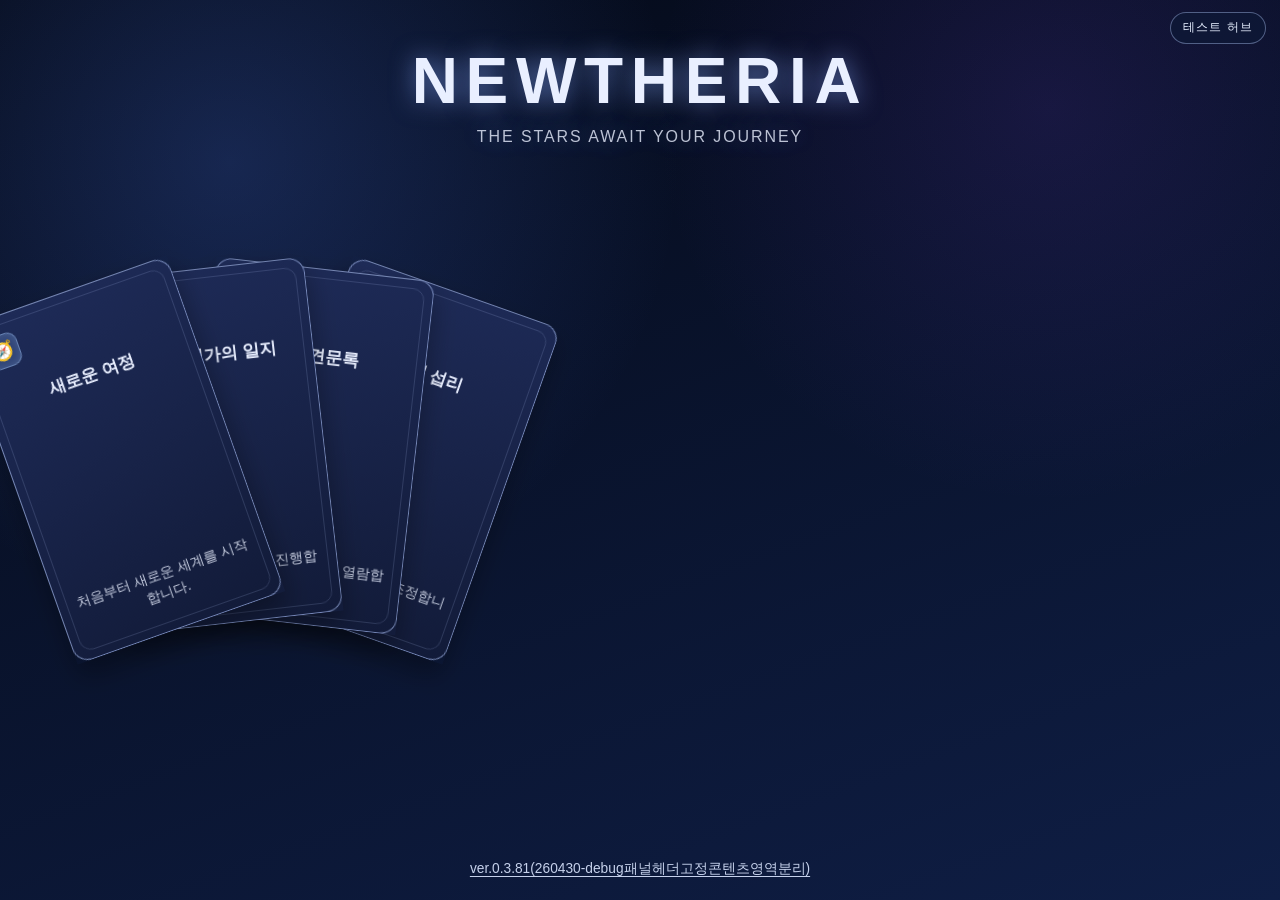
<file: index.html>
<!doctype html>
<html lang="ko">
<head>
  <meta charset="UTF-8" />
  <meta name="viewport" content="width=device-width, initial-scale=1.0" />
  <meta http-equiv="refresh" content="0; url=./start_screen.html" />
  <title>Newtheria 시작화면으로 이동</title>
</head>
<body>
  <p>시작화면으로 이동 중입니다. 자동 이동이 되지 않으면 <a href="./start_screen.html">여기를 클릭</a>하세요.</p>
  <script>
    window.location.replace("./start_screen.html");
  </script>
</body>
</html>
</file>
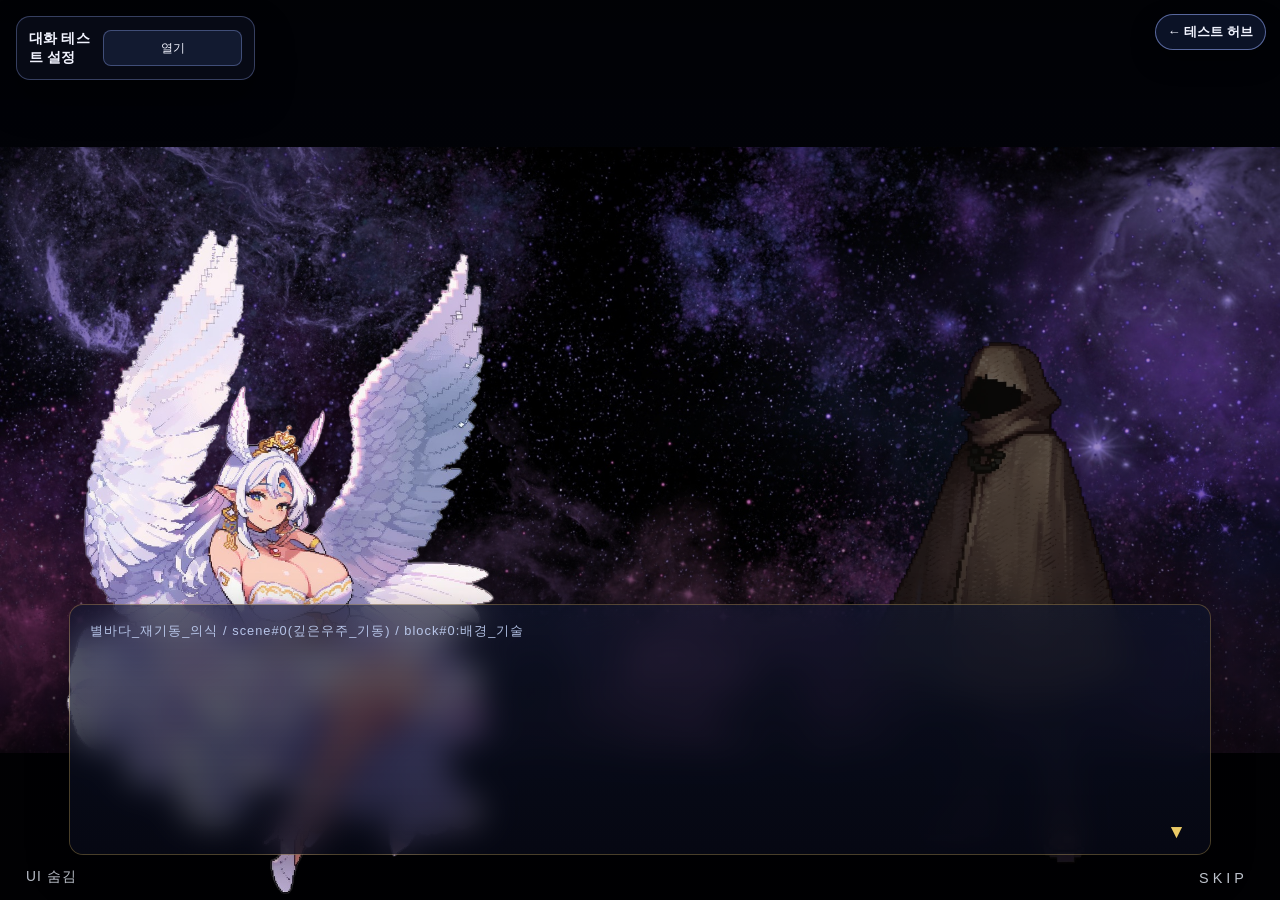
<file: dialogue_prototype_test.html>
<!doctype html>
<html lang="ko">
<head>
  <meta charset="UTF-8" />
  <meta name="viewport" content="width=device-width, initial-scale=1.0" />
  <title>대화 프로토타입 임시 테스트</title>
  <link rel="stylesheet" href="./assets/css/dialogue_prototype.css" />
  <link rel="stylesheet" href="./assets/css/character_profile_overlay.css" />
  <style>
    body { margin: 0; background: #070b17; color: #f2f4ff; font-family: "Pretendard", "Noto Sans KR", sans-serif; }
    .test-controls {
      position: fixed;
      left: 16px;
      top: 16px;
      z-index: 60;
      display: grid;
      gap: 10px;
      width: min(440px, calc(100vw - 32px));
      max-height: calc(100vh - 32px);
      padding: 12px;
      border-radius: 14px;
      background: rgba(8, 12, 24, 0.9);
      border: 1px solid rgba(152, 174, 255, 0.32);
      box-shadow: 0 18px 38px rgba(0, 0, 0, 0.42);
      backdrop-filter: blur(10px);
      overflow: hidden;
      box-sizing: border-box;
    }
    .test-controls label { font-size: 0.82rem; opacity: 0.9; }
    .test-controls input, .test-controls button, .test-controls textarea {
      width: 100%;
      min-height: 36px;
      padding: 8px 10px;
      border-radius: 8px;
      border: 1px solid rgba(152, 174, 255, 0.35);
      background: rgba(22, 30, 56, 0.8);
      color: inherit;
      box-sizing: border-box;
    }
    .test-controls textarea {
      min-height: 96px;
      resize: vertical;
      font-family: ui-monospace, SFMono-Regular, Menlo, Monaco, Consolas, "Liberation Mono", monospace;
      line-height: 1.4;
    }
    .test-controls button { cursor: pointer; }
    .test-controls details > summary {
      list-style: none;
    }
    .test-controls details > summary::-webkit-details-marker {
      display: none;
    }
    .test-controls details {
      border: 1px solid rgba(152, 174, 255, 0.24);
      border-radius: 10px;
      padding: 8px 10px;
      background: rgba(12, 19, 38, 0.58);
    }
    .test-controls summary {
      cursor: pointer;
      font-size: 0.82rem;
      margin-bottom: 6px;
      display: flex;
      align-items: center;
      justify-content: space-between;
      gap: 8px;
      font-weight: 600;
      color: rgba(227, 234, 255, 0.96);
    }
    .test-controls summary::after {
      content: '열기';
      font-size: 0.72rem;
      opacity: 0.72;
      font-weight: 500;
    }
    .test-controls details[open] summary::after {
      content: '닫기';
    }
    .test-controls .group { display: grid; gap: 8px; }
    .test-controls .hint {
      font-size: 0.76rem;
      opacity: 0.72;
      line-height: 1.35;
      margin: 0;
      padding: 8px 10px;
      border-radius: 8px;
      border: 1px dashed rgba(152, 174, 255, 0.32);
      background: rgba(16, 24, 48, 0.58);
    }
    .test-controls .row {
      display: grid;
      gap: 8px;
      grid-template-columns: 1fr 1fr;
    }
    .test-controls .row > * {
      min-width: 0;
    }
    .test-controls code { font-size: 0.78rem; }
    .test-controls__header {
      display: flex;
      align-items: center;
      justify-content: space-between;
      gap: 8px;
    }
    .test-controls__title {
      margin: 0;
      font-size: 0.9rem;
      letter-spacing: 0.01em;
    }
    .test-controls__toggle {
      width: auto;
      min-width: 98px;
      padding: 6px 10px;
      font-size: 0.78rem;
    }
    .test-controls__content {
      display: grid;
      gap: 10px;
      min-height: 0;
      overflow: auto;
      padding-right: 2px;
    }
    .test-controls__tabs {
      display: flex;
      flex-wrap: wrap;
      gap: 6px;
      border-bottom: 1px solid rgba(152, 174, 255, 0.24);
      padding-bottom: 8px;
    }
    .test-controls__tab {
      width: auto !important;
      min-height: 30px !important;
      padding: 5px 10px !important;
      font-size: 0.76rem;
      opacity: 0.78;
      background: rgba(18, 26, 50, 0.78);
    }
    .test-controls__tab.is-active {
      opacity: 1;
      border-color: rgba(247, 213, 106, 0.72);
      box-shadow: inset 0 0 0 1px rgba(247, 213, 106, 0.36);
    }
    .test-controls__tab-panel {
      display: none;
      gap: 10px;
    }
    .test-controls__tab-panel.is-active {
      display: grid;
    }
    .test-controls.is-minimized {
      width: auto;
      min-width: 180px;
      max-width: calc(100vw - 24px);
    }
    .test-controls.is-minimized .test-controls__content {
      display: none;
    }
    .test-hub-button {
      position: fixed;
      top: 14px;
      right: 14px;
      z-index: 130;
      display: inline-flex;
      align-items: center;
      gap: 6px;
      padding: 8px 12px;
      border-radius: 999px;
      border: 1px solid rgba(152, 174, 255, 0.55);
      background: rgba(12, 20, 42, 0.92);
      color: #f2f4ff;
      text-decoration: none;
      font-size: 0.82rem;
      font-weight: 600;
      box-shadow: 0 10px 24px rgba(0, 0, 0, 0.36);
    }
    .test-hub-button:hover {
      background: rgba(40, 60, 112, 0.94);
    }
    @media (max-width: 900px) {
      .test-controls {
        width: calc(100vw - 24px);
        left: 12px;
        top: 12px;
        max-height: calc(100vh - 24px);
      }
      .test-controls .row {
        grid-template-columns: 1fr;
      }
    }
  </style>
</head>
<body>
  <!-- 테스트 페이지 공통 내비게이션: 템플릿과 무관하게 우상단에 배치한다. -->
  <a class="test-hub-button" href="./test_mode.html" aria-label="테스트 허브로 돌아가기">← 테스트 허브</a>

  <section class="test-controls is-minimized" id="testControlsPanel">
    <div class="test-controls__header">
      <h2 class="test-controls__title">대화 테스트 설정</h2>
      <button id="toggleControls" class="test-controls__toggle" type="button" aria-expanded="false">열기</button>
    </div>

    <div class="test-controls__content">
      <div class="test-controls__tabs" role="tablist" aria-label="대화 테스트 설정 탭">
        <button class="test-controls__tab is-active" id="tabButtonSource" type="button" role="tab" aria-selected="true" aria-controls="tabPanelSource" data-tab-target="source">소스/시작</button>
        <button class="test-controls__tab" id="tabButtonDebug" type="button" role="tab" aria-selected="false" aria-controls="tabPanelDebug" data-tab-target="debug">디버그</button>
        <button class="test-controls__tab" id="tabButtonGuide" type="button" role="tab" aria-selected="false" aria-controls="tabPanelGuide" data-tab-target="guide">문법 힌트</button>
      </div>

      <section class="test-controls__tab-panel is-active" id="tabPanelSource" role="tabpanel" aria-labelledby="tabButtonSource" data-tab-panel="source">
        <details id="sectionSource" open>
          <summary>1) 데이터 소스</summary>
          <div class="group">
            <label for="csvUrl">스크립트 URL</label>
            <input id="csvUrl" type="text" value="./assets/data/dialogue_sample.asdf" />
            <label for="csvFile">스크립트 파일 직접 선택(.asdf/.txt)</label>
            <input id="csvFile" type="file" accept=".asdf,.txt,text/plain" />
          </div>
        </details>
        <details id="sectionAnchor" open>
          <summary>2) 시작 위치</summary>
          <div class="group">
            <div class="row">
              <div>
                <label for="eventId">eventId (예: opening)</label>
                <input id="eventId" type="text" value="opening" />
              </div>
              <div>
                <label for="sceneId">sceneId (예: 0, 1, 2)</label>
                <input id="sceneId" type="text" value="0" />
              </div>
            </div>
            <div class="row">
              <div>
                <label for="anchorId">anchor (선택)</label>
                <input id="anchorId" type="text" value="intro_start" />
              </div>
            </div>
            <button id="reloadFromUrl" type="button">조건으로 다시 불러오기</button>
          </div>
        </details>
        <details id="sectionBackground">
          <summary>3) 배경 설정</summary>
          <div class="group">
            <label for="backgroundUrl">기본 배경 URL(비우면 스크립트 값 우선)</label>
            <input id="backgroundUrl" type="text" value="https://picsum.photos/id/1015/1920/1080" />
          </div>
        </details>
      </section>

      <section class="test-controls__tab-panel" id="tabPanelDebug" role="tabpanel" aria-labelledby="tabButtonDebug" data-tab-panel="debug">
        <details id="sectionDebug" open>
          <summary>4) 변수/추적 (디버그)</summary>
          <div class="group">
            <label for="variablePatch">변수 변경(JSON)</label>
            <textarea id="variablePatch" placeholder='{"player_name": "순례자", "goddess_title": "아스테리아"}'></textarea>
            <div class="row">
              <button id="applyVariablePatch" type="button">변수 적용</button>
              <button id="clearTrace" type="button">추적 로그 초기화</button>
            </div>
            <label for="variableSnapshot">현재 변수 상태</label>
            <textarea id="variableSnapshot" readonly></textarea>
            <label for="standingSnapshot">스탠딩 상태(일러 디버그)</label>
            <textarea id="standingSnapshot" readonly></textarea>
            <label for="traceSnapshot">최근 이벤트 로그</label>
            <textarea id="traceSnapshot" readonly></textarea>
          </div>
        </details>
      </section>

      <section class="test-controls__tab-panel" id="tabPanelGuide" role="tabpanel" aria-labelledby="tabButtonGuide" data-tab-panel="guide">
        <details id="sectionGuide" open>
          <summary>5) 문법 힌트</summary>
          <p class="hint">헤더형 .asdf 문법을 사용합니다.<br/><code>&lt;event:이름&gt;</code> / <code>&lt;scene#n:이름&gt;</code> / <code>&lt;block:anchor&gt;</code>를 사용하고, 블록 종료는 <code>---</code> 입니다.<br/>블록 내부는 <code>{ ... }</code>로 감싸고 <code>key = value</code>만 허용합니다.<br/>선택지는 <code>choice = 라벨 -> anchor</code>를 사용하고, 히든 선택지는 <code>hidden_choice = 라벨 -> anchor</code>로 작성합니다. (일반 선택지를 모두 버리면 히든 선택지 노출)<br/>문자열은 <code>{player_name}</code> 같은 변수 치환을 지원하고, <code>type_speed = 24</code> / <code>wait = 800</code>으로 타자기·자동진행 연출을 줄 수 있습니다.<br/>인라인 효과로 <code>[[spoiler:내용]]</code>/<code>[[스포:내용]]</code>, <code>[[glitch:내용]]</code>/<code>[[깨진글:내용]]</code>을 사용할 수 있으며 <code>line/speaker</code> 모두 적용됩니다.<br/><code>particle = snow|ember|off</code>, <code>particle_count</code>, <code>particle_duration</code>으로 파티클 연출을 제어할 수 있습니다.<br/><code>screen_flash = 220</code>, <code>screen_blackout = 700</code>으로 지속시간을 주고, <code>screen_flash = 220,120</code>, <code>screen_blackout = 900,300</code>처럼 한 키에 변화시간까지 함께 줄 수 있습니다. (<code>*_fade</code> 분리 키도 계속 지원, 단독 지정 시 기본 지속시간으로 동작)<br/><code>skip_lock = on|off</code>(또는 <code>skip = lock|unlock</code>)으로 스킵 잠금을 제어할 수 있으며, 해제 지시가 없으면 scene 전환 전까지 유지됩니다.<br/>씬 헤더 직후 <code>{ actor / slot_left / slot_right / focus }</code>로 기본 스탠딩을 정의하며, <code>actor = id</code>는 (1) scene 번들 → (2) 활성 세이브 슬롯 캐릭터 → (3) 대표 캐릭터 localStorage 순서로 조회됩니다.<br/>진행 포인터는 같은 탭에서 <code>sessionStorage(newtheria.dialogue.progress)</code>로 복원됩니다.</p>
        </details>
      </section>
    </div>
  </section>

  <div id="prototypeMount"></div>

  <script src="./assets/js/card_templates.js"></script>
  <script type="module" src="./assets/js/npc_test.js"></script>
  <script src="./assets/js/game_state_store.js"></script>
  <script src="./assets/js/dialogue_template.js"></script>
  <script>
    const mount = document.getElementById('prototypeMount');
    const csvUrlInput = document.getElementById('csvUrl');
    const eventIdInput = document.getElementById('eventId');
    const sceneIdInput = document.getElementById('sceneId');
    const anchorIdInput = document.getElementById('anchorId');
    const backgroundInput = document.getElementById('backgroundUrl');
    const csvFileInput = document.getElementById('csvFile');
    const reloadButton = document.getElementById('reloadFromUrl');
    const variablePatchInput = document.getElementById('variablePatch');
    const applyVariablePatchButton = document.getElementById('applyVariablePatch');
    const clearTraceButton = document.getElementById('clearTrace');
    const variableSnapshot = document.getElementById('variableSnapshot');
    const standingSnapshot = document.getElementById('standingSnapshot');
    const traceSnapshot = document.getElementById('traceSnapshot');
    const controlsPanel = document.getElementById('testControlsPanel');
    const toggleControlsButton = document.getElementById('toggleControls');
    const tabButtons = Array.from(document.querySelectorAll('.test-controls__tab'));
    const tabPanels = Array.from(document.querySelectorAll('.test-controls__tab-panel'));

    const getFilters = () => ({
      eventId: String(eventIdInput.value || '').trim(),
      sceneId: String(sceneIdInput.value || '').trim(),
      anchor: String(anchorIdInput.value || '').trim()
    });

    const prototype = window.NewtheriaDialogueTemplate.createDialogueTemplate({
      mount,
      csvUrl: csvUrlInput.value,
      ...getFilters(),
      backgroundUrl: backgroundInput.value,
      onSkip: () => {
        alert('SKIP 클릭됨 (테스트)');
      },
      onError: (error) => {
        console.error(error);
      }
    });

    // 변수/분기 상태를 테스트 화면에서 즉시 확인할 수 있도록 추적 패널을 연결한다.
    const renderDebugSnapshot = (state = {}) => {
      const safeVariables = {
        currentEventId: state.currentEventId || '',
        currentSceneIndex: state.currentSceneIndex ?? '',
      };
      const safeStanding = state.standing || {};
      const safeTrace = Array.isArray(state.trace) ? state.trace : [];
      variableSnapshot.value = JSON.stringify(safeVariables, null, 2);
      standingSnapshot.value = JSON.stringify(safeStanding, null, 2);
      traceSnapshot.value = safeTrace
        .slice(-20)
        .map((entry) => `[${entry.at}] ${entry.type} ${JSON.stringify(entry.data || {})}`)
        .join('\n');
    };
    prototype.subscribeDebug(renderDebugSnapshot);

    reloadButton.addEventListener('click', async () => {
      await prototype.loadFromCsvUrl(csvUrlInput.value, getFilters());
    });

    applyVariablePatchButton.addEventListener('click', () => {
      try {
        const rawValue = variablePatchInput.value.trim();
        if (!rawValue) return;
        const parsed = JSON.parse(rawValue);
        prototype.setVariables(parsed);
      } catch (error) {
        alert(`변수 JSON 파싱 실패: ${error.message}`);
      }
    });

    clearTraceButton.addEventListener('click', () => {
      prototype.clearDebugTrace();
    });

    // 대화 테스트 패널 전체를 최소화/복원한다.
    // 요청사항대로 "앵커/태그 영역만"이 아니라 스크립트 URL/파일/문법 힌트까지 전체를 접는다.
    toggleControlsButton.addEventListener('click', () => {
      const nextMinimized = !controlsPanel.classList.contains('is-minimized');
      controlsPanel.classList.toggle('is-minimized', nextMinimized);
      toggleControlsButton.textContent = nextMinimized ? '열기' : '최소화';
      toggleControlsButton.setAttribute('aria-expanded', String(!nextMinimized));
    });

    // 설정 항목이 길어져도 관리하기 쉽도록 탭 기반으로 섹션을 분리한다.
    const activateTab = (tabTarget) => {
      tabButtons.forEach((button) => {
        const isActive = button.dataset.tabTarget === tabTarget;
        button.classList.toggle('is-active', isActive);
        button.setAttribute('aria-selected', String(isActive));
      });
      tabPanels.forEach((panel) => {
        panel.classList.toggle('is-active', panel.dataset.tabPanel === tabTarget);
      });
    };
    tabButtons.forEach((button) => {
      button.addEventListener('click', () => {
        activateTab(button.dataset.tabTarget || 'source');
      });
    });

    csvFileInput.addEventListener('change', async (event) => {
      const [file] = event.target.files;
      if (!file) return;
      await prototype.loadFromCsvFile(file, getFilters());
    });
  </script>
</body>
</html>
</file>
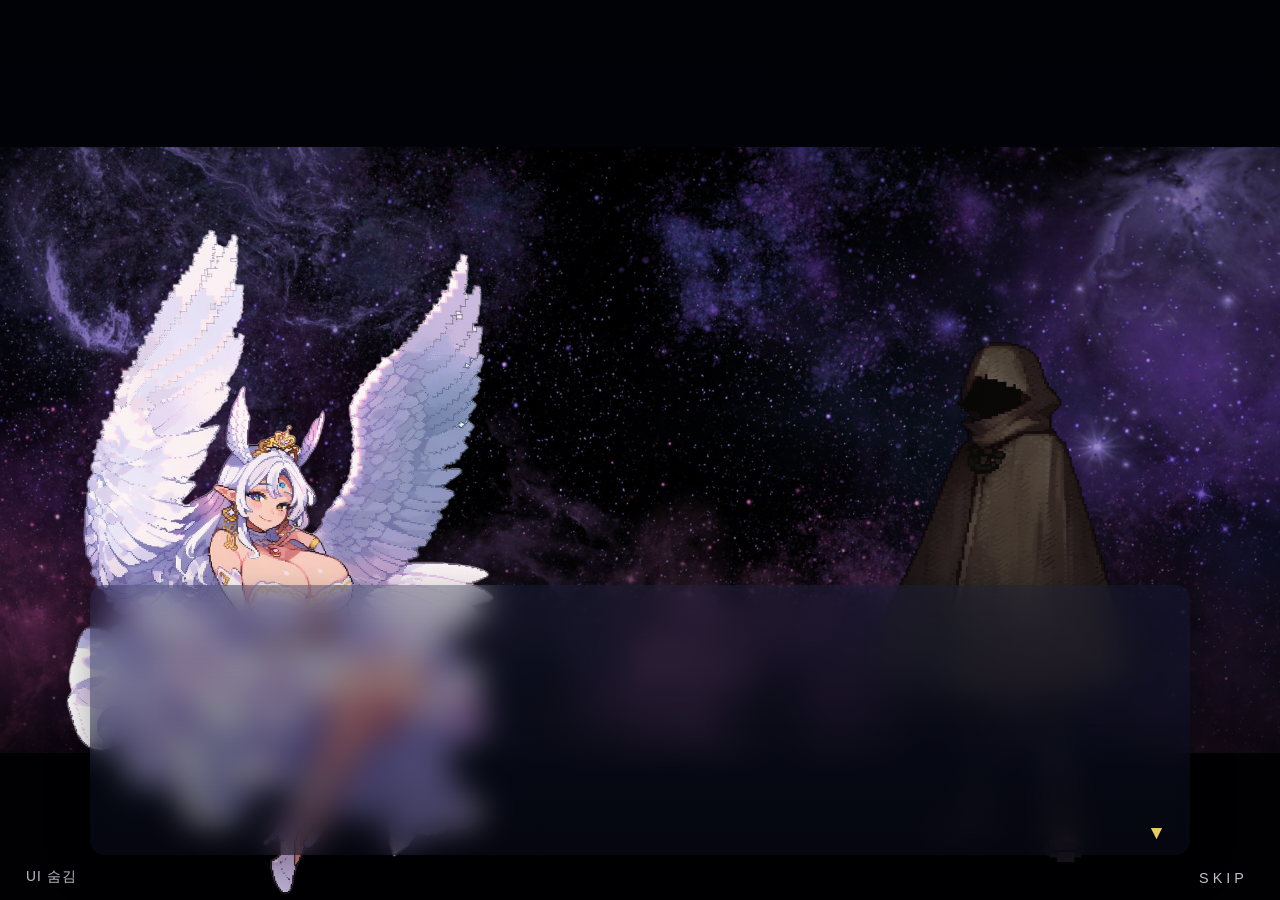
<file: main.html>
<!doctype html>
<html lang="ko">
<head>
  <meta charset="UTF-8" />
  <meta name="viewport" content="width=device-width, initial-scale=1.0" />
  <title>Newtheria 메인</title>
  <!-- 대화창 템플릿 스타일을 그대로 재사용합니다. -->
  <link rel="stylesheet" href="./assets/css/dialogue_template.css" />
  <!-- 카드형 선택지 렌더에 필요한 공용 카드 템플릿 스타일 -->
  <link rel="stylesheet" href="./assets/css/card_templates.css" />
  <link rel="stylesheet" href="./assets/css/world_map.css" />
  <style>
    :root {
      color-scheme: dark;
      --bg: #0f1220;
      --line: #2e365a;
      --accent: #67d4ff;
      --text: #eef2ff;
      --muted: #b4bddf;
    }

    * {
      box-sizing: border-box;
    }

    html,
    body {
      width: 100%;
      height: 100%;
      margin: 0;
      background: var(--bg);
      color: var(--text);
      font-family: "Pretendard", "Noto Sans KR", sans-serif;
    }

    /* 메인 게임 루트: 모든 뷰를 이 안에 겹쳐서 관리합니다. */
    #game-root {
      position: relative;
      width: 100%;
      height: 100%;
      overflow: hidden;
      background: linear-gradient(180deg, #10152b 0%, #0d1020 100%);
    }

    /* 공통 뷰 스타일: 화면 전체를 꽉 채우는 레이어 */
    .view {
      position: absolute;
      inset: 0;
      display: none;
      width: 100%;
      height: 100%;
      padding: 24px;
      background: rgba(13, 16, 32, 0.9);
    }

    .view[data-active="true"] {
      display: flex;
      flex-direction: column;
      gap: 16px;
    }

    .view__header {
      display: flex;
      align-items: center;
      justify-content: space-between;
      padding: 14px 16px;
      border: 1px solid var(--line);
      border-radius: 12px;
      background: rgba(26, 31, 52, 0.85);
    }

    .view__title {
      margin: 0;
      font-size: 1.25rem;
      font-weight: 700;
      letter-spacing: 0.02em;
    }

    .view__badge {
      padding: 6px 10px;
      border: 1px solid var(--accent);
      border-radius: 999px;
      color: var(--accent);
      font-size: 0.8rem;
      font-weight: 700;
    }

    .view__body {
      flex: 1;
      border: 1px dashed var(--line);
      border-radius: 12px;
      background: rgba(26, 31, 52, 0.5);
      display: grid;
      place-items: center;
      text-align: center;
      color: var(--muted);
      padding: 20px;
      line-height: 1.6;
    }

    /* 대화창 뷰는 템플릿을 100% 그대로 쓰기 위해 패딩/배경을 제거합니다. */
    #view-dialogue {
      padding: 0;
      background: transparent;
      gap: 0;
    }

    #dialogueMount {
      width: 100%;
      height: 100%;
    }

    /*
      대화 본문이 상하로 잘리는 현상을 막기 위해
      패널 최소 높이와 내부 여백/줄높이를 소폭 확대합니다.
    */
    #view-dialogue .dialogue-prototype__panel {
      height: clamp(230px, 30vh, 320px);
      padding: 20px 22px 30px;
    }

    #view-dialogue .dialogue-prototype__line {
      line-height: 1.65;
      padding-bottom: 8px;
    }

    /* DEBUGMODE=on 전용 플로팅 디버그 메뉴 */
    .debug-float {
      position: fixed;
      right: 12px;
      bottom: 12px;
      z-index: 240;
      user-select: none;
      touch-action: none;
      width: 52px;
      height: 52px;
      transition: width .24s ease, height .24s ease, border-radius .24s ease, box-shadow .24s ease;
    }
    .debug-float__fab {
      width: 52px;
      height: 52px;
      border-radius: 16px;
      border: 1px solid rgba(103, 212, 255, 0.45);
      background: radial-gradient(circle at 24% 24%, rgba(142, 238, 255, 0.42), rgba(66, 78, 130, 0.95) 54%, rgba(25, 33, 62, 0.95) 100%);
      color: #f3fbff;
      font-size: 1.16rem;
      box-shadow: 0 10px 24px rgba(6, 12, 28, 0.54), inset 0 1px 0 rgba(255, 255, 255, 0.15);
      cursor: pointer;
      transition: opacity .18s ease, transform .2s ease, box-shadow .2s ease;
      position: absolute;
      inset: 0;
      z-index: 2;
    }
    .debug-float__fab:hover {
      transform: translateY(-1px);
      box-shadow: 0 14px 30px rgba(7, 14, 31, 0.58), inset 0 1px 0 rgba(255, 255, 255, 0.2);
    }
    .debug-float__panel {
      width: 100%;
      height: 100%;
      border: 1px solid var(--line);
      border-radius: 16px;
      background: rgba(7, 12, 26, 0.95);
      box-shadow: 0 14px 38px rgba(0, 0, 0, 0.45);
      padding: 10px;
      gap: 10px;
      display: grid;
      grid-template-rows: auto auto 1fr;
      position: absolute;
      inset: 0;
      opacity: 0;
      pointer-events: none;
      transform: scale(0.95);
      transform-origin: right bottom;
      transition: opacity .2s ease, transform .24s ease;
      z-index: 1;
    }
    .debug-float[data-state="expanded"] {
      width: min(92vw, 340px);
      height: var(--debug-panel-height, 214px);
    }
    .debug-float[data-state="expanded"] .debug-float__fab {
      opacity: 0;
      pointer-events: none;
      transform: scale(0.84);
    }
    .debug-float[data-state="expanded"] .debug-float__panel {
      opacity: 1;
      pointer-events: auto;
      transform: scale(1);
    }
    .debug-float__header {
      display: flex;
      align-items: center;
      justify-content: space-between;
      cursor: move;
      padding: 4px 2px;
      color: #d4ebff;
    }
    .debug-float__collapse {
      border: 0;
      border-radius: 8px;
      background: rgba(44, 57, 92, 0.9);
      color: #dff1ff;
      width: 28px;
      height: 28px;
      cursor: pointer;
    }
    .debug-float__tabs {
      display: flex;
      gap: 6px;
    }
    .debug-float__tab {
      border: 1px solid var(--line);
      background: rgba(29, 35, 58, 0.82);
      color: #d8e5ff;
      border-radius: 8px;
      min-height: 28px;
      padding: 0 8px;
      cursor: pointer;
    }
    .debug-float__tab.is-active {
      border-color: var(--accent);
      color: var(--accent);
    }
    .debug-float__content {
      min-height: 0;
      overflow: hidden;
    }
    .debug-float__tab-panel {
      display: grid;
      grid-template-columns: repeat(2, minmax(0, 1fr));
      gap: 8px;
      max-width: 100%;
      overflow: hidden;
    }
    /* hidden 속성 패널은 강제로 숨겨 탭 콘텐츠가 겹쳐 보이지 않게 한다. */
    .debug-float__tab-panel[hidden] {
      display: none !important;
    }
    .debug-float__tab-panel[data-panel="viewport"] {
      align-content: start;
    }
    .debug-float__tab-panel[data-panel="states"],
    .debug-float__tab-panel[data-panel="characters"] {
      grid-template-columns: 1fr;
      align-content: start;
    }
    .debug-float__view-btn {
      border: 1px solid rgba(117, 154, 242, 0.42);
      background: linear-gradient(160deg, rgba(77, 98, 162, 0.9), rgba(42, 53, 91, 0.92));
      color: #eef5ff;
      border-radius: 10px;
      min-height: 30px;
      font-size: 0.8rem;
      font-weight: 700;
      letter-spacing: 0.02em;
      cursor: pointer;
      box-shadow: inset 0 1px 0 rgba(255, 255, 255, 0.1), 0 6px 14px rgba(1, 7, 22, 0.45);
      transition: transform .14s ease, border-color .14s ease, box-shadow .14s ease;
    }
    .debug-float__view-btn:hover {
      border-color: rgba(114, 219, 255, 0.9);
      transform: translateY(-1px);
      box-shadow: inset 0 1px 0 rgba(255, 255, 255, 0.15), 0 8px 18px rgba(8, 15, 32, 0.52);
    }
    
    .debug-character-controls { display: flex; justify-content: flex-end; }
    .debug-character-reload,
    .debug-character-save {
      border: 1px solid rgba(102, 131, 204, 0.55);
      border-radius: 8px;
      background: rgba(24, 32, 57, 0.95);
      color: #e8f0ff;
      min-height: 30px;
      cursor: pointer;
    }
    .debug-character-list { display: grid; gap: 8px; }
    .debug-character-card { display: grid; gap: 6px; }
    .debug-character-card textarea {
      width: 100%;
      max-width: 100%;
      font-family: ui-monospace, SFMono-Regular, Menlo, Monaco, Consolas, "Liberation Mono", "Courier New", monospace;
      border: 1px solid rgba(102, 131, 204, 0.55);
      border-radius: 8px;
      background: rgba(10, 16, 33, 0.95);
      color: #e8f0ff;
      padding: 8px;
      resize: vertical;
      min-height: 84px;
    }
.debug-state-controls { display: flex; justify-content: space-between; gap: 8px; }
    .debug-state-filter,
    .debug-state-pagination button,
    .debug-state-row select,
    .debug-state-row input {
      border: 1px solid rgba(102, 131, 204, 0.55);
      border-radius: 8px;
      background: rgba(24, 32, 57, 0.95);
      color: #e9f3ff;
      min-height: 28px;
    }
    .debug-state-pagination { display: inline-flex; align-items: center; gap: 6px; }
    .debug-state-list { display: grid; gap: 6px; overflow: auto; padding-right: 2px; }
    .debug-state-row { display: grid; gap: 4px; font-size: .78rem; color: #cfe0ff; }
    .debug-state-meta { opacity: .92; }
    .debug-state-empty { margin: 0; font-size: .8rem; color: #9fb6e8; }

    /* 월드맵 제작 시퀀스 패널 */
    .world-build-sequence {
      width: min(860px, 100%);
      display: grid;
      gap: 12px;
      text-align: left;
    }

    .world-build-sequence__status {
      margin: 0;
      font-weight: 700;
      color: #d2e8ff;
    }

    .world-build-sequence__steps {
      margin: 0;
      padding-left: 22px;
      display: grid;
      gap: 8px;
      color: #dce5ff;
    }

    .world-build-sequence__steps li[data-state="pending"] {
      opacity: 0.72;
    }

    .world-build-sequence__steps li[data-state="running"] {
      color: #87e6ff;
      font-weight: 700;
    }

    .world-build-sequence__steps li[data-state="done"] {
      color: #98f5bf;
    }



    .world-build-result {
      margin: 0;
      padding: 12px;
      border: 1px solid var(--line);
      border-radius: 10px;
      background: rgba(4, 8, 22, 0.55);
      color: #d6e4ff;
      font-size: 0.85rem;
      line-height: 1.45;
      white-space: pre-wrap;
    }
    .world-build-sequence__action {
      justify-self: start;
      border: 1px solid var(--accent);
      background: rgba(17, 67, 86, 0.45);
      color: #dff8ff;
      border-radius: 10px;
      padding: 10px 14px;
      font-weight: 700;
      cursor: pointer;
    }

    
    .worldmap-layout {
      display: grid;
      grid-template-columns: minmax(0, 1fr) 300px;
      gap: 12px;
      align-items: start;
      justify-items: start;
      width: 100%;
      height: min(calc(100vh - 230px), 980px);
      margin: 0;
    }

    .worldmap-square-wrap {
      width: min(100%, calc(100vh - 230px));
      aspect-ratio: 1 / 1;
      max-width: 100%;
      max-height: 100%;
      justify-self: start;
    }

    .worldmap-square-wrap .world-map-viewport {
      width: 100%;
      height: 100%;
      margin: 0;
    }

    .worldmap-side-reserved {
      border: 1px dashed var(--line);
      border-radius: 12px;
      min-height: 180px;
      padding: 12px;
      color: var(--muted);
      width: 100%;
    }

    /* 월드맵 뷰에서는 스크롤 없이 최대한 크게 보이도록 여백/오버플로를 제한한다. */
    #view-worldmap {
      padding: 12px 12px 10px;
    }

    #view-worldmap .view__body {
      overflow: hidden;
      padding: 8px;
    }

    /* 월드맵 메타 텍스트는 숨겨 스크롤을 유발하지 않게 한다. */
    .worldmap-meta-hidden {
      display: none;
    }

    @media (max-width: 1024px) {
      .worldmap-layout {
        grid-template-columns: 1fr;
        height: auto;
      }

      .worldmap-square-wrap {
        width: min(100%, calc(100vw - 44px));
        max-height: none;
      }
    }

  </style>
</head>
<body>
  <!--
    버전 정보(사용자 요청 형식)
    ver.0.3.71(260430-debug탭별컨테이너동적높이)
  -->

  <main id="game-root" aria-label="게임 메인 화면">
    <!-- 기본 뷰: 게임 진입 후 기본 상태에서 사용할 전체 화면 -->
    <section id="view-default" class="view" data-active="true" aria-label="기본 뷰">
      <header class="view__header">
        <h1 class="view__title">기본 뷰</h1>
        <span class="view__badge">기본 상태</span>
      </header>
      <div class="view__body">
        기본 UI 배치 영역입니다.<br />
        인벤토리, 상태창, 단축키 HUD 등을 이 뷰에서 확장할 수 있습니다.
      </div>
    </section>

    <!-- 대화창 뷰: 기존 테스트 템플릿을 그대로 마운트(디버그 UI 제외, 메타 숨김) -->
    <section id="view-dialogue" class="view" data-active="false" aria-label="대화창 뷰">
      <div id="dialogueMount" aria-label="대화 템플릿 마운트"></div>
    </section>

    <!-- 월드맵 제작 뷰: 프롤로그 이후 실제 월드맵 생성 파이프라인 -->
    <section id="view-worldbuild" class="view" data-active="false" aria-label="월드맵 제작 뷰">
      <header class="view__header">
        <h2 class="view__title">월드맵 제작 뷰</h2>
        <span class="view__badge">World Build</span>
      </header>
      <div class="view__body">
        <section class="world-build-sequence" aria-label="월드맵 제작 시퀀스">
          <p id="worldBuildStatus" class="world-build-sequence__status">
            프롤로그 종료 후 월드맵 제작을 시작할 수 있습니다.
          </p>
          <ol id="worldBuildSteps" class="world-build-sequence__steps">
            <li data-state="pending">시드 각인: 이번 여정의 세계 시드를 확정합니다.</li>
            <li data-state="pending">지형 직조: 대륙/바다/산맥 초안을 생성합니다.</li>
            <li data-state="pending">생태 주입: 기후·지형군·절경 메타를 배치합니다.</li>
            <li data-state="pending">경로 봉인: 이동 가능한 초반 루트를 개방합니다.</li>
          </ol>
          <button id="startWorldBuildButton" class="world-build-sequence__action" type="button">
            월드맵 제작 시작
          </button>
          <pre id="worldBuildResult" class="world-build-result" aria-live="polite">아직 생성된 월드맵이 없습니다.</pre>
        </section>
      </div>
    </section>

    <!-- 월드맵 뷰: 지역 이동/탐험/노드 선택 -->
    <section id="view-worldmap" class="view" data-active="false" aria-label="월드맵 뷰">
      <header class="view__header">
        <h2 class="view__title">월드맵 뷰</h2>
        <span class="view__badge">World Map</span>
      </header>
      <div class="view__body" style="display:block; overflow:auto; text-align:left;">
        <!--
          월드맵 표시 영역은 정사각형으로 유지하고,
          우측은 추후 버튼/패널 UI를 위한 예약 공간으로 남겨둔다.
        -->
        <section class="worldmap-layout" aria-label="월드맵 레이아웃">
          <div class="worldmap-square-wrap">
            <section id="worldMapViewport" class="world-map-viewport" aria-label="헥스 월드맵 미리보기">
              <canvas id="worldMapCanvas" width="1250" height="1250"></canvas>
              <article id="tilePopup" class="tile-popup" aria-live="polite" hidden></article>
            </section>
          </div>
          <aside class="worldmap-side-reserved" aria-label="월드맵 우측 예약 UI 영역">
            우측 UI 예약 영역<br />
            (추후 버튼, 필터, 정보 패널 배치)
          </aside>
        </section>

        <!-- 월드맵 메타 표시는 유지하되, 뷰에서는 액션 버튼을 숨긴다. -->
        <p id="worldMapVersion" class="meta version worldmap-meta-hidden"></p>
        <p id="calendarMeta" class="meta worldmap-meta-hidden" aria-live="polite"></p>
        <p id="mapMeta" class="meta worldmap-meta-hidden" aria-live="polite"></p>

        <!-- world_map.js 부트 조건 충족용 요소(뷰에서는 숨김 처리). -->
        <div hidden>
          <button id="regenButton" type="button">맵 다시 생성</button>
          <button id="metaToggleButton" type="button" aria-controls="worldInfoDialog" aria-expanded="false">월드 정보 보기</button>
          <input id="seaLevelRatioInput" type="range" min="0.35" max="0.8" step="0.01" value="0.58" /><span id="seaLevelRatioValue"></span>
          <input id="elevationScaleInput" type="range" min="0.75" max="1.35" step="0.01" value="1" /><span id="elevationScaleValue"></span>
          <input id="warpStrengthInput" type="range" min="6" max="32" step="1" value="18" /><span id="warpStrengthValue"></span>
          <input id="ridgeStrengthInput" type="range" min="0.08" max="0.42" step="0.01" value="0.24" /><span id="ridgeStrengthValue"></span>
          <input id="riverBudgetScaleInput" type="range" min="0.4" max="2" step="0.05" value="1" /><span id="riverBudgetScaleValue"></span>
          <select id="generationStageSelect"><option value="final" selected>최종 지형</option><option value="height">고도</option><option value="climate">기후</option><option value="biome">바이옴</option><option value="post">후처리</option></select>
          <button type="button" class="layer-button is-active" data-layer="terrain">지형</button>
          <button type="button" class="layer-button" data-layer="elevation">고도</button>
          <button type="button" class="layer-button" data-layer="moisture">습도</button>
          <button type="button" class="layer-button" data-layer="heat">온도</button>
          <button type="button" class="layer-button" data-layer="scenic">절경</button>
        </div>

        <dialog id="worldInfoDialog" class="world-info-dialog" aria-label="월드 정보">
          <div class="world-info-dialog-inner">
            <p class="world-info-kicker">WORLD BRIEFING</p>
            <h2>월드 정보</h2>
            <p class="world-info-subtitle">현재 생성된 세계의 핵심 데이터를 한눈에 확인하세요.</p>
            <section class="world-info-grid">
              <article class="world-info-card"><h3>지도 요약</h3><p id="mapMetaDialog" class="meta"></p></article>
              <article class="world-info-card"><h3>달력 요약</h3><p id="calendarMetaDialog" class="meta"></p></article>
            </section>
            <div class="world-info-actions"><button id="metaCloseButton" type="button">닫기</button></div>
          </div>
        </dialog>
      </div></div>
    </section>

    <!-- 전투창 뷰: 턴 기반/실시간 전투 UI 공통 베이스 -->
    <section id="view-battle" class="view" data-active="false" aria-label="전투창 뷰">
      <header class="view__header">
        <h2 class="view__title">전투창 뷰</h2>
        <span class="view__badge">Battle</span>
      </header>
      <div class="view__body">
        유닛 상태, 스킬 버튼, 전투 로그, 타임라인 등을 배치할 예정입니다.
      </div>
    </section>

  </main>

  <script src="./assets/js/card_templates.js"></script>
  <script src="./assets/js/game_state_store.js"></script>
  <script src="./assets/js/dialogue_template.js"></script>
  <script src="./assets/js/main_view_router.js"></script>
  <script src="./assets/js/calendar.js"></script>
  <script src="./assets/js/world_map.js"></script>
</body>
</html>
</file>
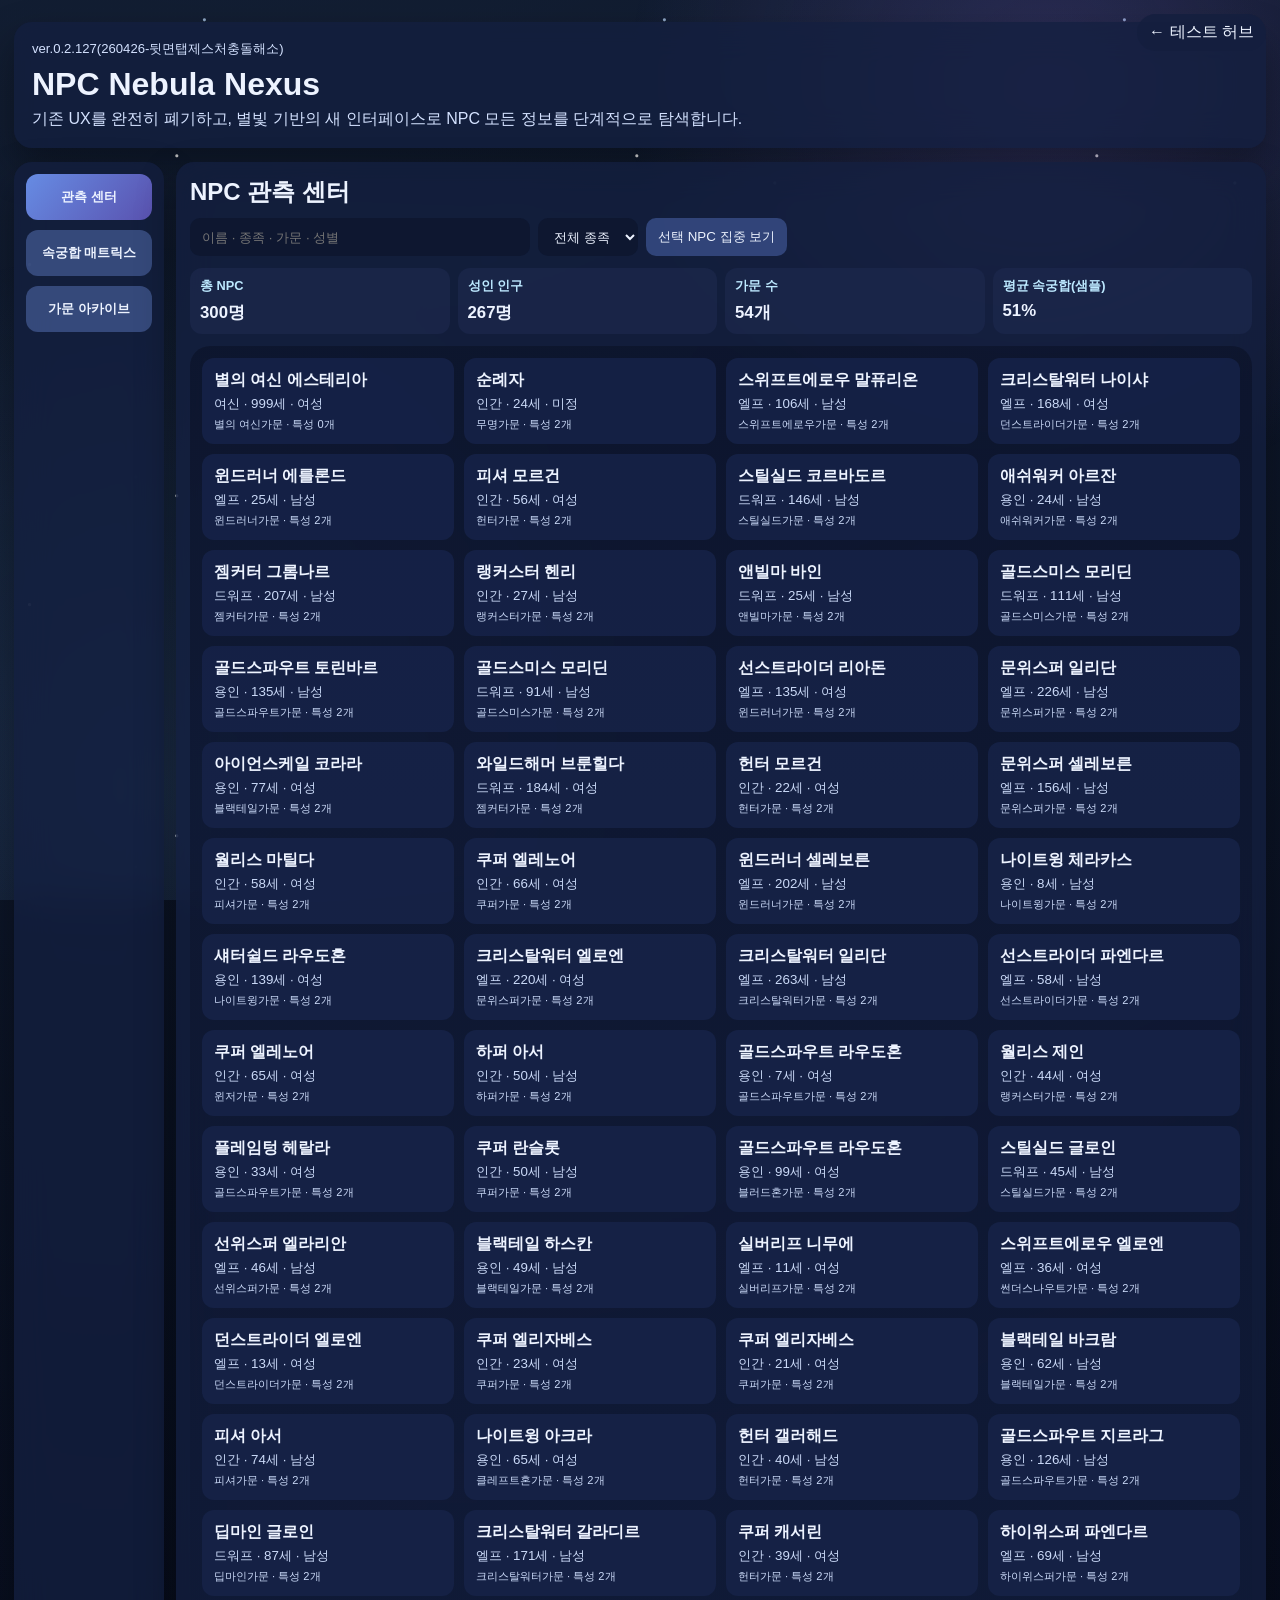
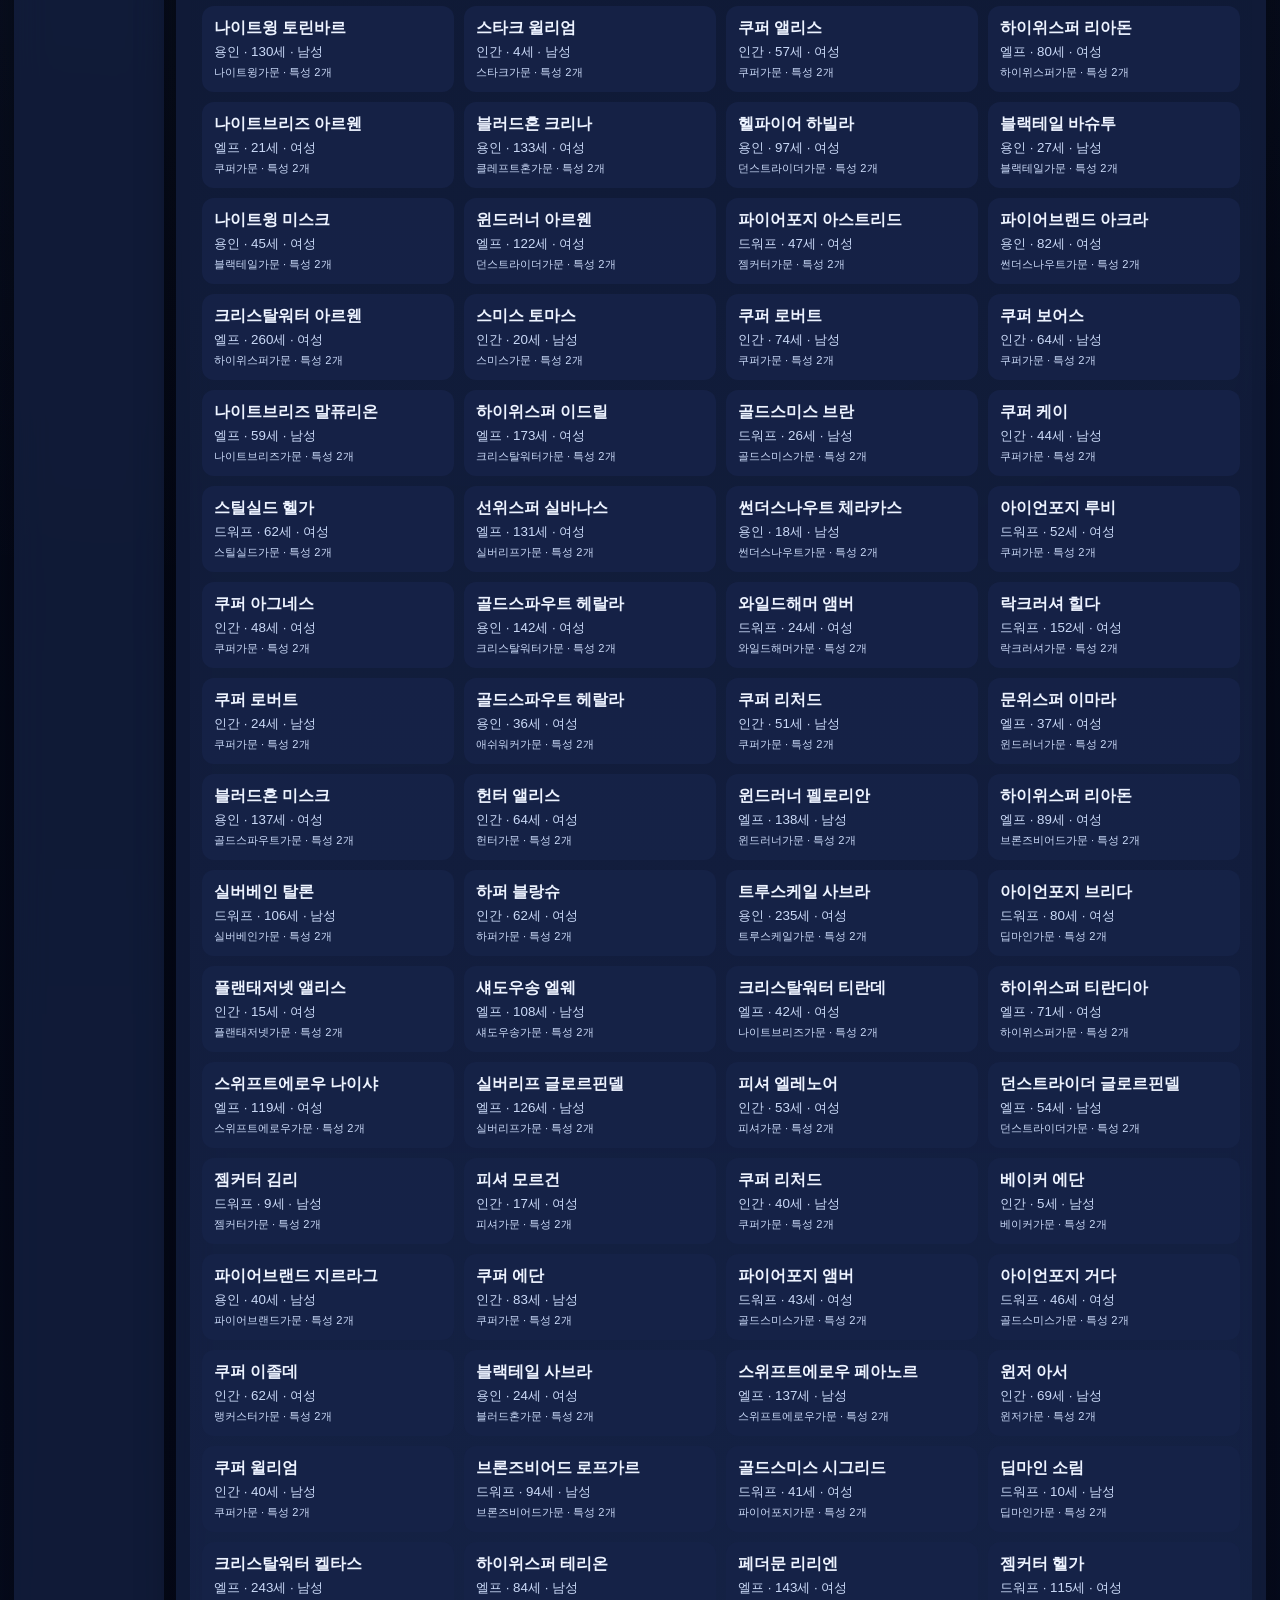
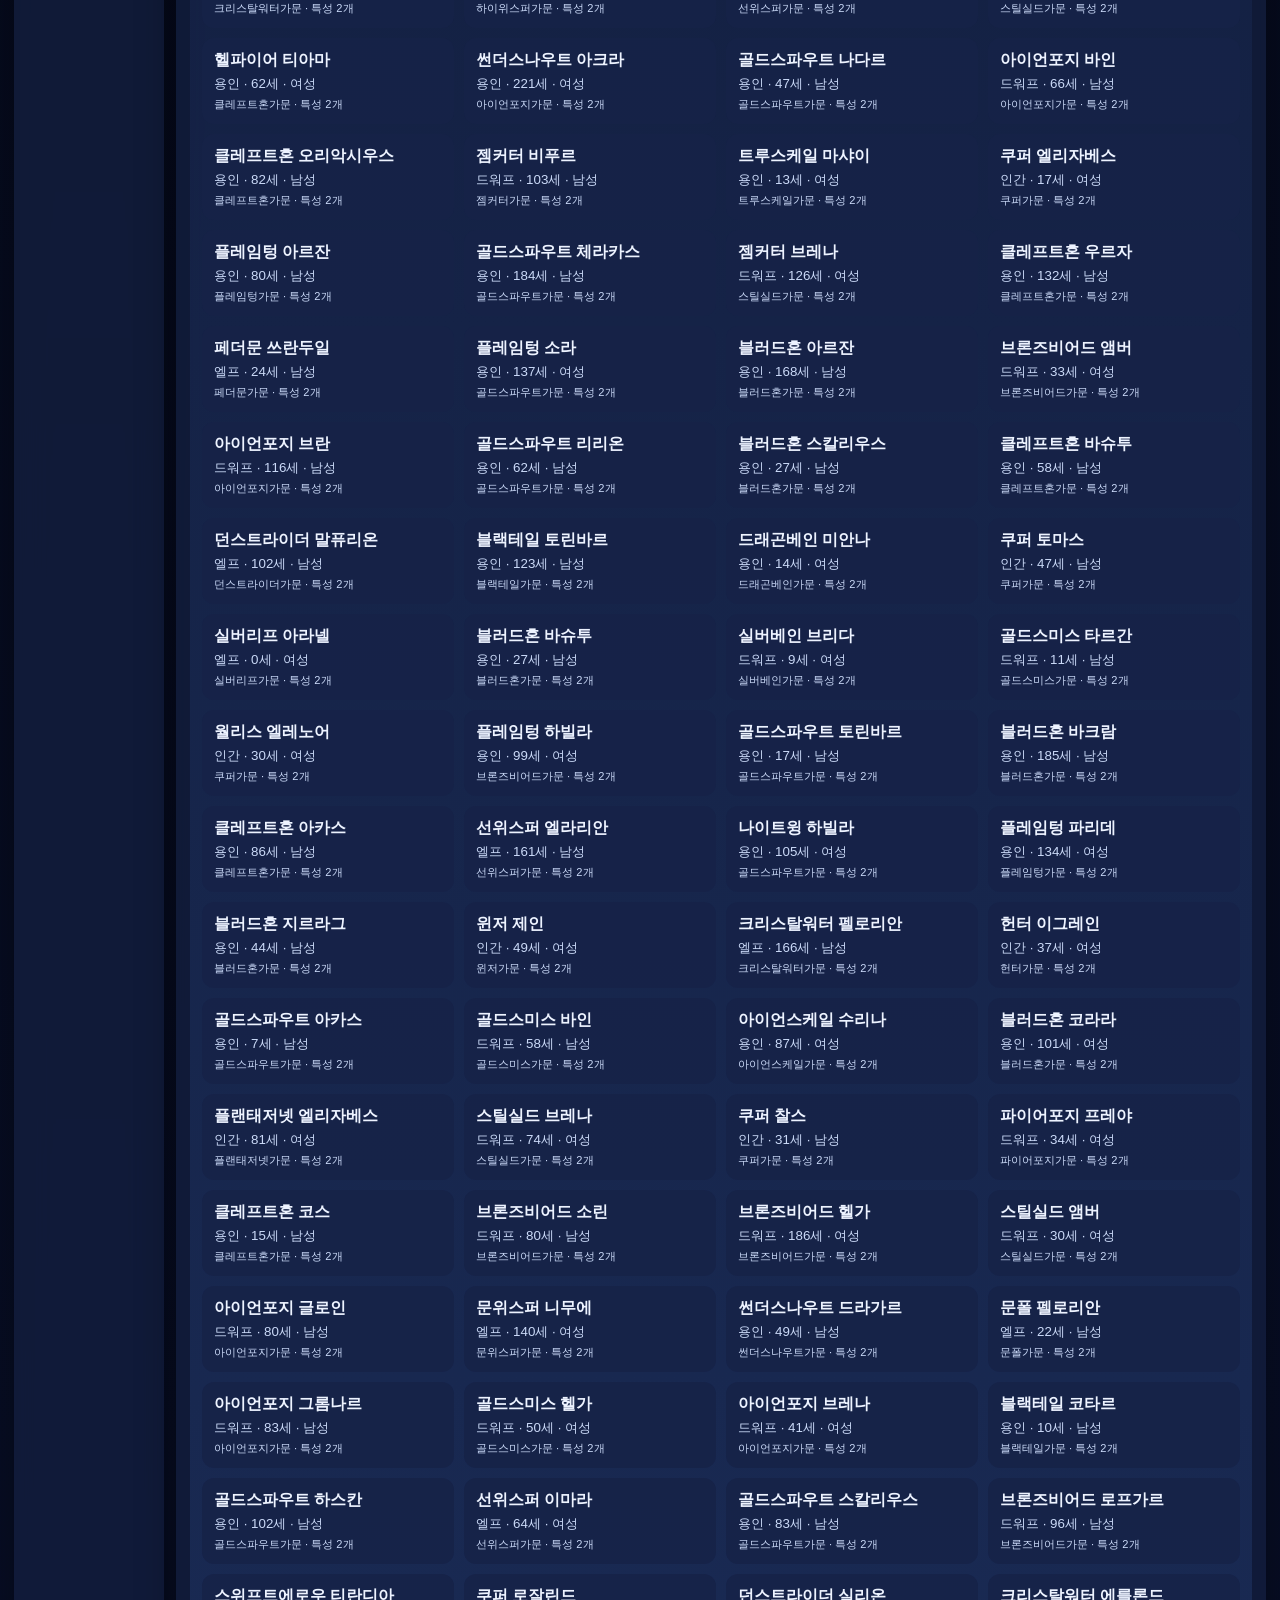
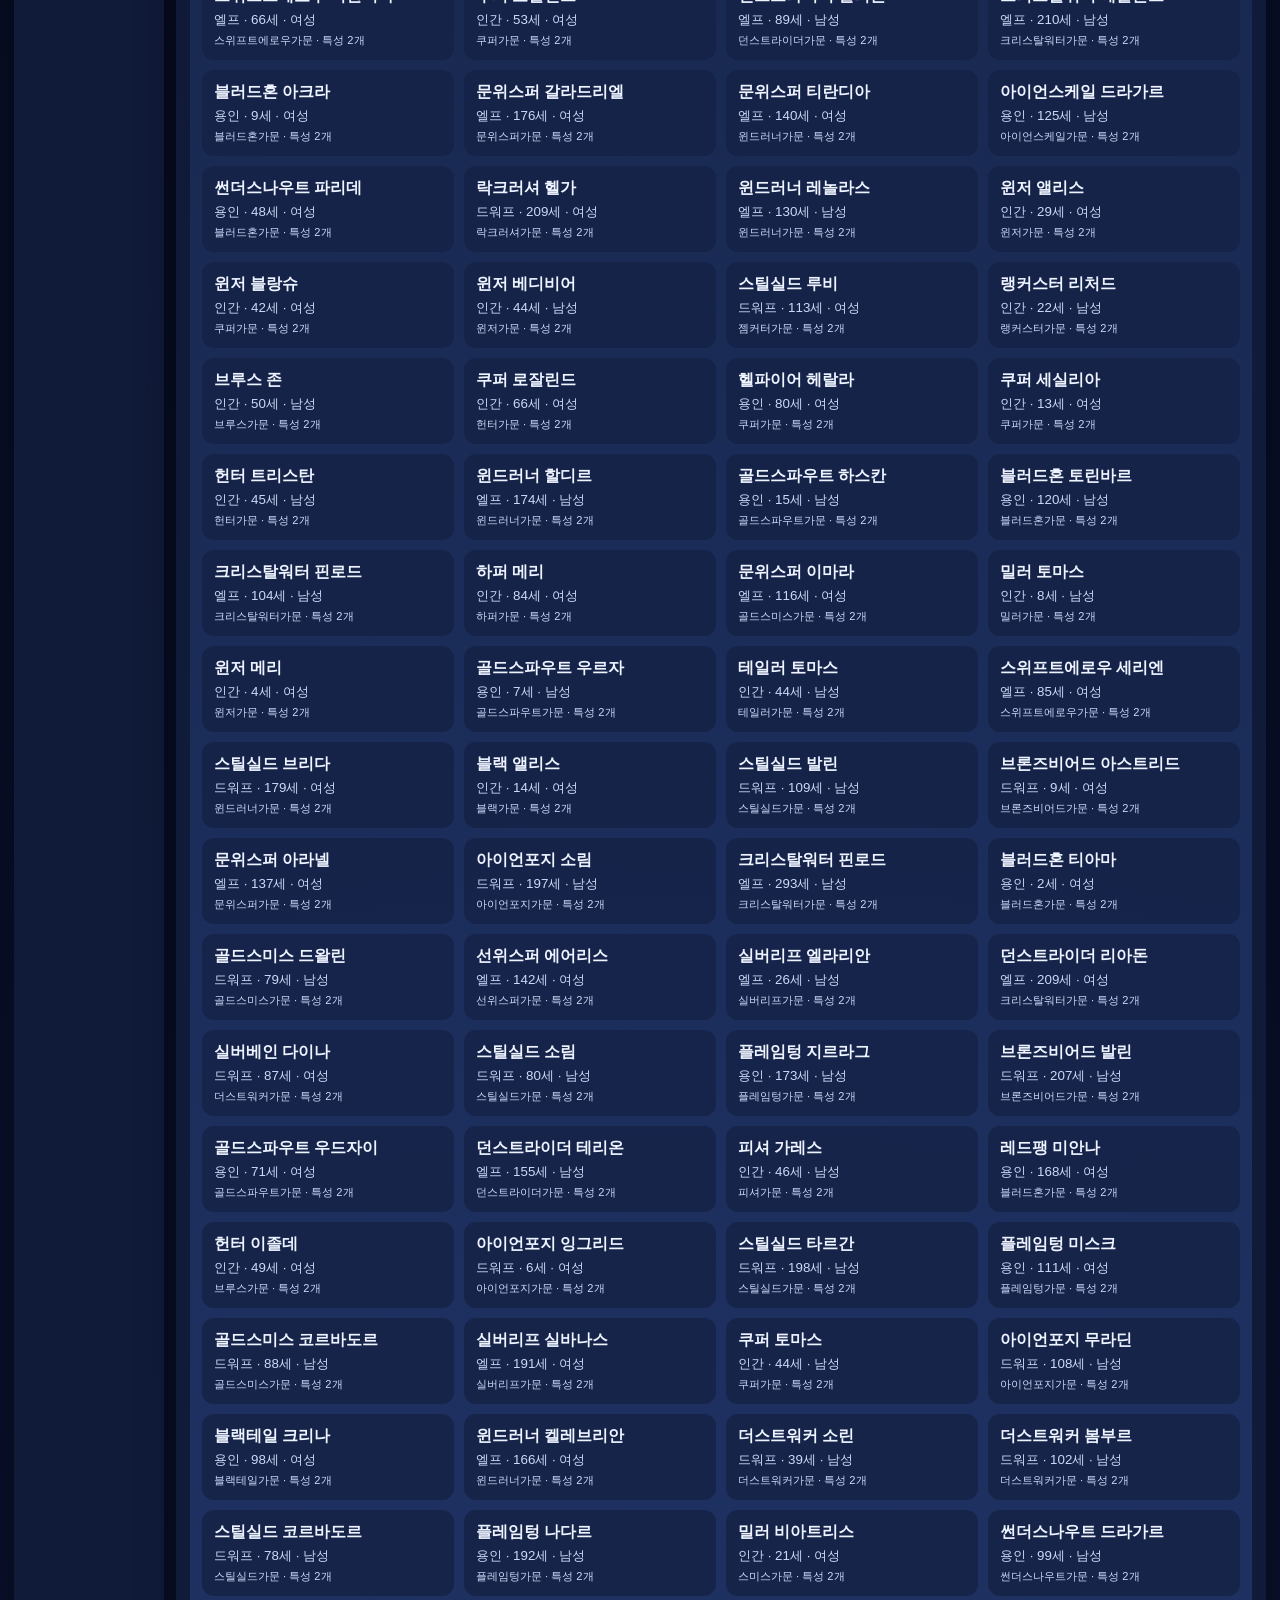
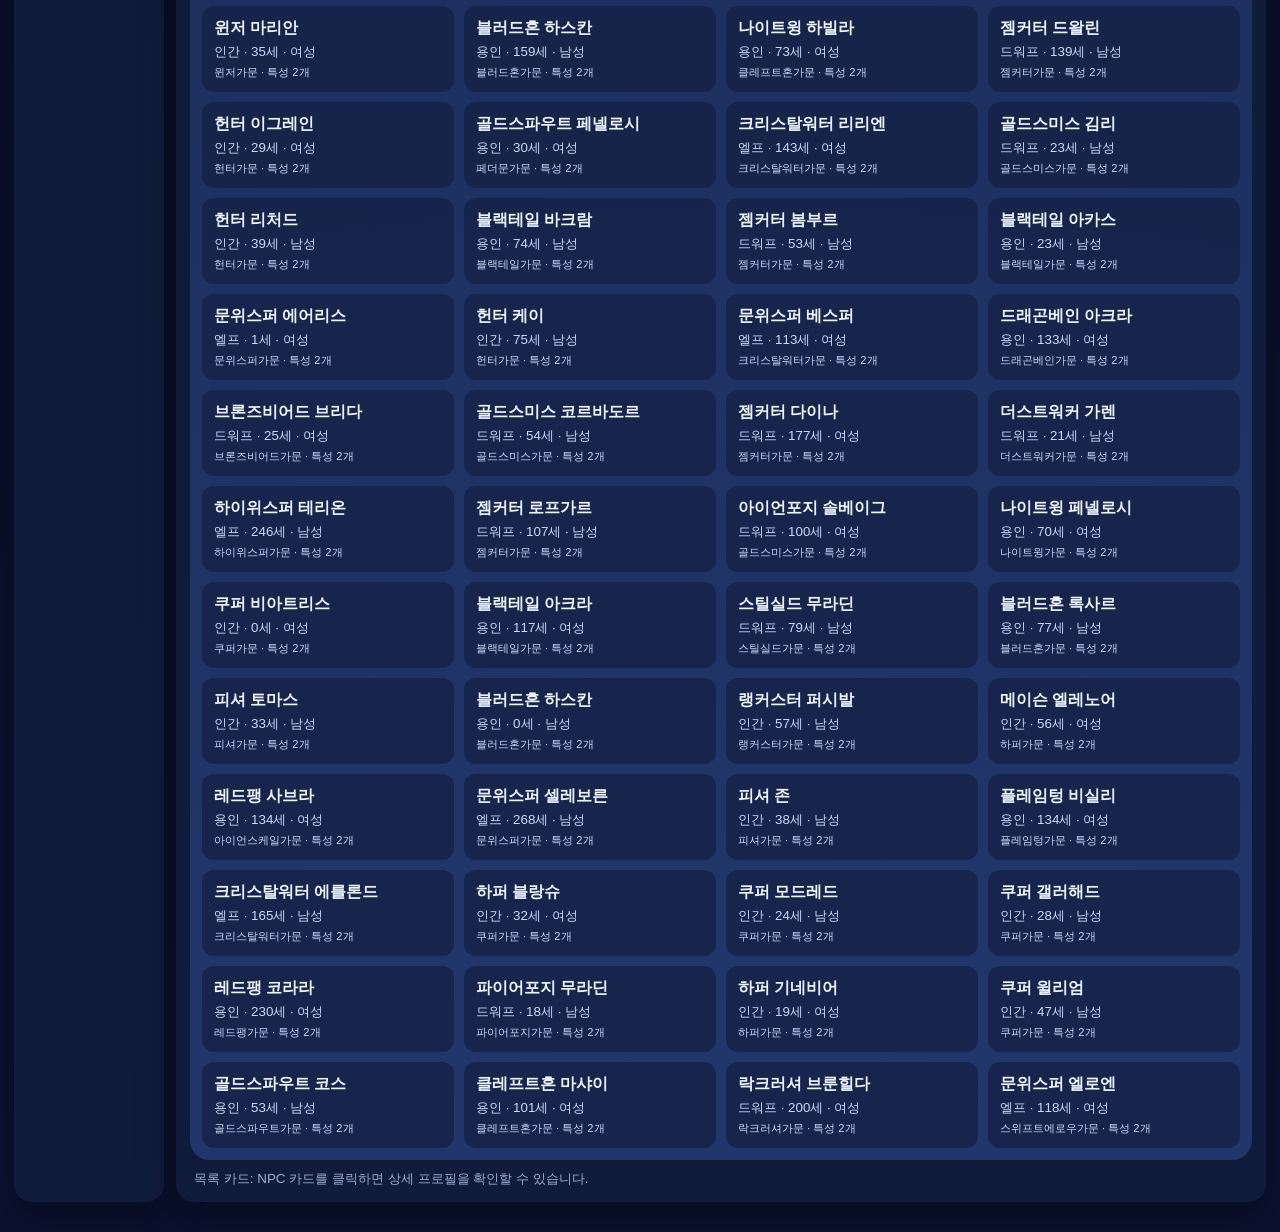
<file: npc_test.html>
<!doctype html>
<html lang="ko">
<head>
  <meta charset="UTF-8" />
  <meta name="viewport" content="width=device-width, initial-scale=1.0" />
  <title>NPC Nebula Nexus</title>
  <link rel="stylesheet" href="./assets/css/card_templates.css" />
  <link rel="stylesheet" href="./assets/css/character_profile_overlay.css" />
  <link rel="stylesheet" href="./assets/css/npc_test.css" />
  <link rel="stylesheet" href="./assets/css/character_profile_card_template.css" />
</head>
<body>
  <div class="starfield" aria-hidden="true">
    <span class="starfield__layer starfield__layer--slow"></span>
    <span class="starfield__layer starfield__layer--fast"></span>
    <span class="starfield__flare"></span>
  </div>

  <a class="back-link" href="./test_mode.html" aria-label="테스트 허브로 돌아가기">← 테스트 허브</a>

  <main class="nexus-shell">
    <header class="nexus-header glass-panel">
      <div class="headline">
        <p class="version-tag" id="npcVersion">ver.0.2.127(260426-뒷면탭제스처충돌해소)</p>
        <h1>NPC Nebula Nexus</h1>
        <p>기존 UX를 완전히 폐기하고, 별빛 기반의 새 인터페이스로 NPC 모든 정보를 단계적으로 탐색합니다.</p>
      </div>
    </header>

    <section class="layout-grid">
      <aside class="left-panel glass-panel">
        <button type="button" class="main-tab is-active" data-screen="observatory">관측 센터</button>
        <button type="button" class="main-tab" data-screen="chemistry">속궁합 매트릭스</button>
        <button type="button" class="main-tab" data-screen="dynasty">가문 아카이브</button>
      </aside>

      <section class="main-panel glass-panel">
        <section class="screen is-active" data-screen-panel="observatory">
          <header class="screen-head">
            <h2>NPC 관측 센터</h2>
            <div class="controls-row">
              <input id="npcSearchInput" type="search" placeholder="이름 · 종족 · 가문 · 성별" />
              <select id="raceFilter">
                <option value="">전체 종족</option>
              </select>
              <button id="openFocusNpc" type="button" class="ghost-btn">선택 NPC 집중 보기</button>
            </div>
          </header>
          <div class="metrics" id="overviewMetrics"></div>
          <div id="npcGalaxy" class="npc-gallery" aria-label="NPC 카드 갤러리"></div>
          <p class="muted arc-hint">목록 카드: NPC 카드를 클릭하면 상세 프로필을 확인할 수 있습니다.</p>
        </section>

        <section class="screen" data-screen-panel="chemistry">
          <header class="screen-head">
            <h2>속궁합 매트릭스</h2>
            <p class="muted">시드 토러스 거리 기반으로 관계 시너지를 비교합니다.</p>
          </header>
          <div class="chemistry-grid">
            <article class="chem-card">
              <h3>직접 비교</h3>
              <label>대상 A<select id="compareNpcA"></select></label>
              <label>대상 B<select id="compareNpcB"></select></label>
              <div class="compat-meter"><i id="compatBar"></i></div>
              <p id="compatLabel">점수: 없음</p>
              <p id="compatMeta" class="muted">두 NPC를 선택하면 결과가 표시됩니다.</p>
            </article>
            <article class="chem-card">
              <h3>추천 상위 조합</h3>
              <ol id="topPairs" class="pair-list"></ol>
            </article>
          </div>
        </section>

        <section class="screen" data-screen-panel="dynasty">
          <header class="screen-head">
            <h2>가문 아카이브</h2>
            <p class="muted">가문을 누르면 선으로 연결된 패밀리 트리를 팝업으로 봅니다.</p>
          </header>
          <div id="familyBoard" class="family-grid"></div>
        </section>
      </section>
    </section>
  </main>

  <section id="npcProfileFloat" class="profile-float" aria-label="NPC 프로필" hidden>
    <section class="modal-body profile-float__body">
      <div id="profileCardFan" class="card-fan profile-card-fan" aria-label="NPC 프로필 카드"></div>
    </section>
    <div id="profileDiscardZone" class="profile-discard-zone" aria-label="프로필 카드 폐기 구역">
      카드를 아래로 끌어 버리기
    </div>
  </section>

  <dialog id="traitDialog" class="modal modal--sm" aria-label="특성 상세">
    <form method="dialog" class="modal-close-wrap"><button class="modal-close" aria-label="닫기">×</button></form>
    <section class="modal-body">
      <h3 id="traitTitle">특성</h3>
      <div id="traitBody" class="stack"></div>
    </section>
  </dialog>

  <dialog id="familyTreeDialog" class="modal" aria-label="패밀리 트리">
    <form method="dialog" class="modal-close-wrap"><button class="modal-close" aria-label="닫기">×</button></form>
    <section class="modal-body">
      <h3 id="familyTreeTitle">패밀리 트리</h3>
      <p class="muted">상단으로 갈수록 조상, 하단으로 갈수록 후손이 배치됩니다.</p>
      <div id="familyPedigreeBoard" class="tree-wrap"></div>
    </section>
  </dialog>

  <script src="./assets/js/card_templates.js"></script>
  <script type="module" src="./assets/js/npc_test.js"></script>
</body>
</html>
</file>
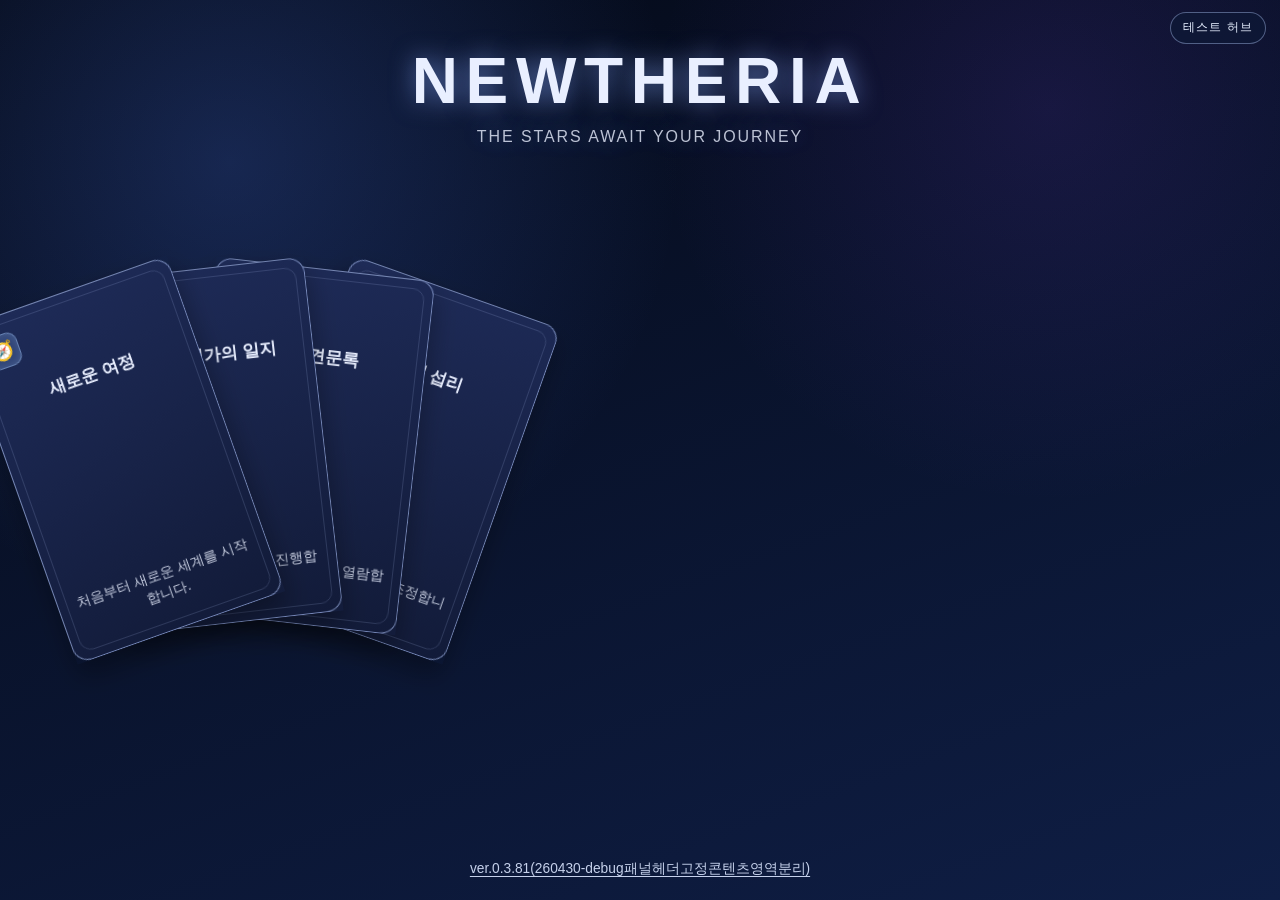
<file: start_screen.html>
<!doctype html>
<html lang="ko">
<head>
  <meta charset="UTF-8" />
  <meta name="viewport" content="width=device-width, initial-scale=1.0" />
  <title>Newtheria 시작 화면</title>
  <link rel="stylesheet" href="./assets/css/start_screen.css" />
</head>
<body>
  <button id="testModeEntry" class="test-mode-entry" type="button" hidden>테스트 허브</button>
  <div class="stars" aria-hidden="true"></div>
  <div class="twinkle" aria-hidden="true"></div>
  <div class="overlay" aria-hidden="true"></div>
  <div id="dragDiscardOverlay" class="drag-discard-overlay" aria-hidden="true"></div>
  <div id="discardZone" class="discard-dropzone" aria-hidden="true">
    <span class="discard-icon" aria-hidden="true">🗑️</span>
    <span class="discard-label">DISCARD</span>
  </div>

  <main class="screen">
    <header class="logo">
      <h1>NEWTHERIA</h1>
      <p>THE STARS AWAIT YOUR JOURNEY</p>
    </header>

    <section class="fan-zone" aria-label="시작 카드 선택지">
      <div class="card-fan-wrap center">
        <div class="card-fan" id="menu"></div>
      </div>
    </section>

    <footer class="meta">
      <button id="easterEgg" type="button">ver.loading...</button>
    </footer>
  </main>

  <script src="./assets/js/card_templates.js"></script>
  <script src="./assets/js/character_data_utils.js"></script>
  <script src="./assets/js/start_screen.js"></script>
</body>
</html>
</file>
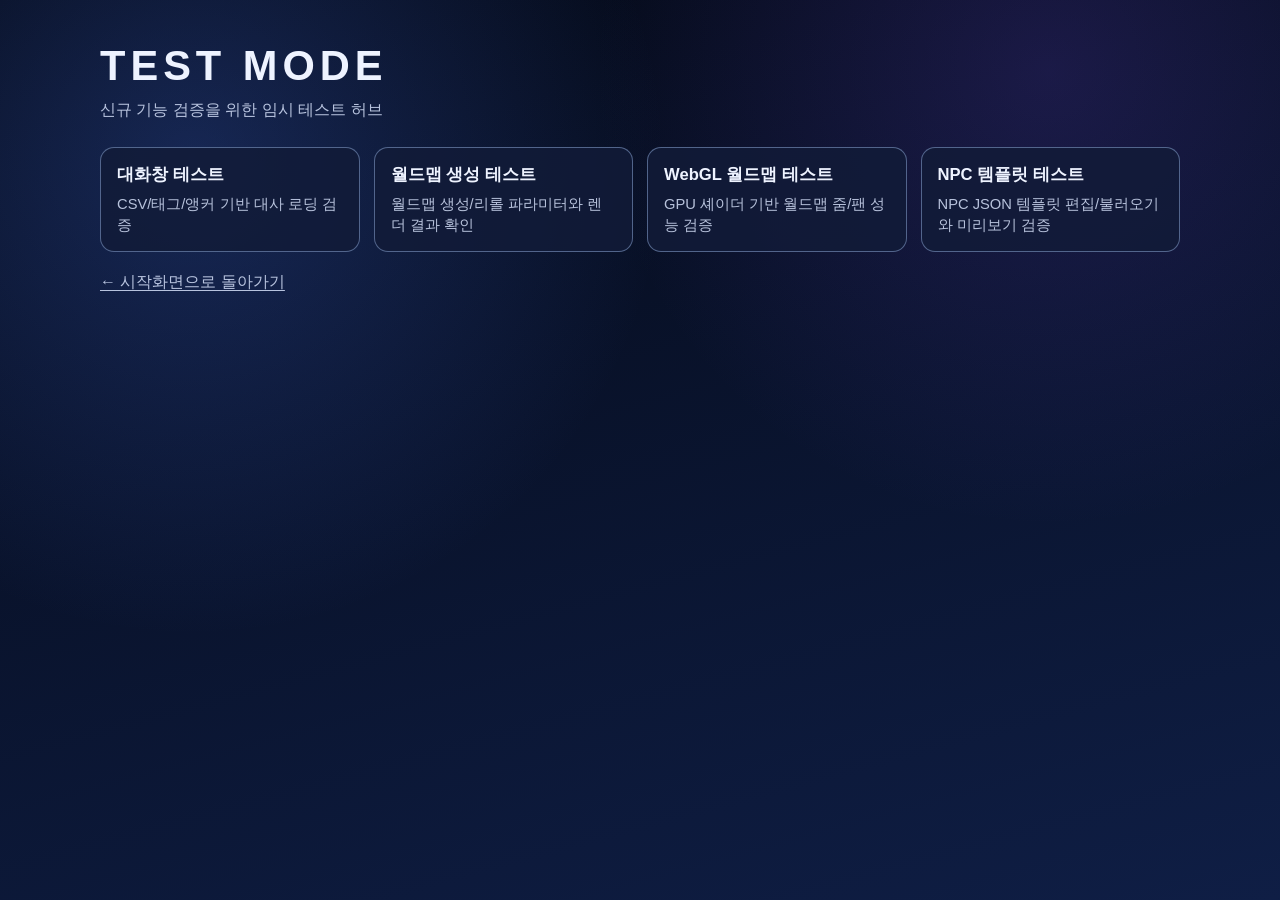
<file: test_mode.html>
<!doctype html>
<html lang="ko">
<head>
  <meta charset="UTF-8" />
  <meta name="viewport" content="width=device-width, initial-scale=1.0" />
  <title>Newtheria 테스트 모드</title>
  <link rel="stylesheet" href="./assets/css/test_mode.css" />
</head>
<body>
  <main class="test-mode">
    <header class="test-mode__header">
      <h1>TEST MODE</h1>
      <p>신규 기능 검증을 위한 임시 테스트 허브</p>
    </header>

    <section class="test-mode__grid" aria-label="테스트 메뉴">
      <a class="test-card" href="./dialogue_prototype_test.html">
        <strong>대화창 테스트</strong>
        <span>CSV/태그/앵커 기반 대사 로딩 검증</span>
      </a>

      <a class="test-card" href="./world_map.html">
        <strong>월드맵 생성 테스트</strong>
        <span>월드맵 생성/리롤 파라미터와 렌더 결과 확인</span>
      </a>

      <a class="test-card" href="./webgl_world_map.html">
        <strong>WebGL 월드맵 테스트</strong>
        <span>GPU 셰이더 기반 월드맵 줌/팬 성능 검증</span>
      </a>

      <a class="test-card" href="./npc_test.html">
        <strong>NPC 템플릿 테스트</strong>
        <span>NPC JSON 템플릿 편집/불러오기와 미리보기 검증</span>
      </a>
    </section>

    <footer class="test-mode__footer">
      <a href="./start_screen.html">← 시작화면으로 돌아가기</a>
    </footer>
  </main>
</body>
</html>
</file>
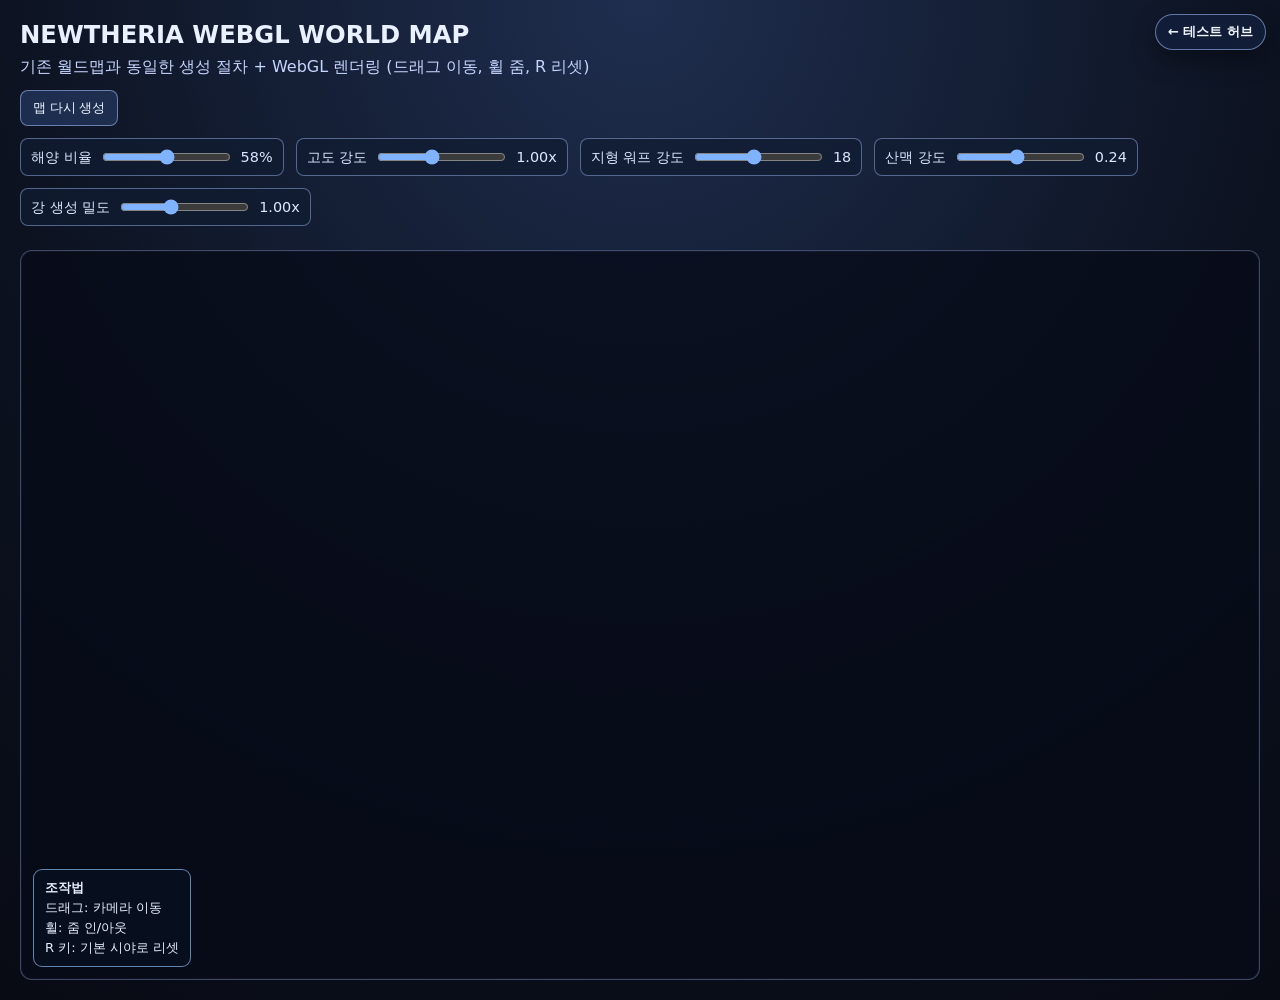
<file: webgl_world_map.html>
<!doctype html>
<html lang="ko">
<head>
  <meta charset="UTF-8" />
  <meta name="viewport" content="width=device-width, initial-scale=1.0" />
  <title>Newtheria WebGL 월드맵</title>
  <link rel="stylesheet" href="./assets/css/webgl_world_map.css" />
</head>
<body>
  <!-- 테스트 페이지 공통: 우상단 고정 위치에서 테스트 허브로 복귀한다. -->
  <a class="test-hub-button" href="./test_mode.html" aria-label="테스트 허브로 돌아가기">← 테스트 허브</a>

  <main class="webgl-map-screen">
    <header class="webgl-map-header">
      <h1>NEWTHERIA WEBGL WORLD MAP</h1>
      <p>기존 월드맵과 동일한 생성 절차 + WebGL 렌더링 (드래그 이동, 휠 줌, R 리셋)</p>
      <div class="webgl-map-actions">
        <button id="webglRegenButton" type="button">맵 다시 생성</button>
      </div>
      <form class="webgl-map-roll-settings" aria-label="WebGL 맵 리롤 설정">
        <label>
          해양 비율
          <input id="seaLevelRatioInput" type="range" min="0.35" max="0.8" step="0.01" value="0.58" />
          <span id="seaLevelRatioValue">58%</span>
        </label>
        <label>
          고도 강도
          <input id="elevationScaleInput" type="range" min="0.75" max="1.35" step="0.01" value="1" />
          <span id="elevationScaleValue">1.00x</span>
        </label>
        <label>
          지형 워프 강도
          <input id="warpStrengthInput" type="range" min="6" max="32" step="1" value="18" />
          <span id="warpStrengthValue">18</span>
        </label>
        <label>
          산맥 강도
          <input id="ridgeStrengthInput" type="range" min="0.08" max="0.42" step="0.01" value="0.24" />
          <span id="ridgeStrengthValue">0.24</span>
        </label>
        <label>
          강 생성 밀도
          <input id="riverBudgetScaleInput" type="range" min="0.4" max="2" step="0.05" value="1" />
          <span id="riverBudgetScaleValue">1.00x</span>
        </label>
      </form>
      <p id="webglMapVersion" class="meta version"></p>
    </header>

    <section class="webgl-map-viewport" aria-label="WebGL 월드맵 미리보기">
      <canvas id="webglWorldCanvas"></canvas>
      <aside class="webgl-map-help" aria-live="polite">
        <strong>조작법</strong>
        <span>드래그: 카메라 이동</span>
        <span>휠: 줌 인/아웃</span>
        <span>R 키: 기본 시야로 리셋</span>
      </aside>
    </section>
  </main>

  <script src="./assets/js/world_map.js"></script>
  <script src="./assets/js/webgl_world_map.js"></script>
</body>
</html>
</file>
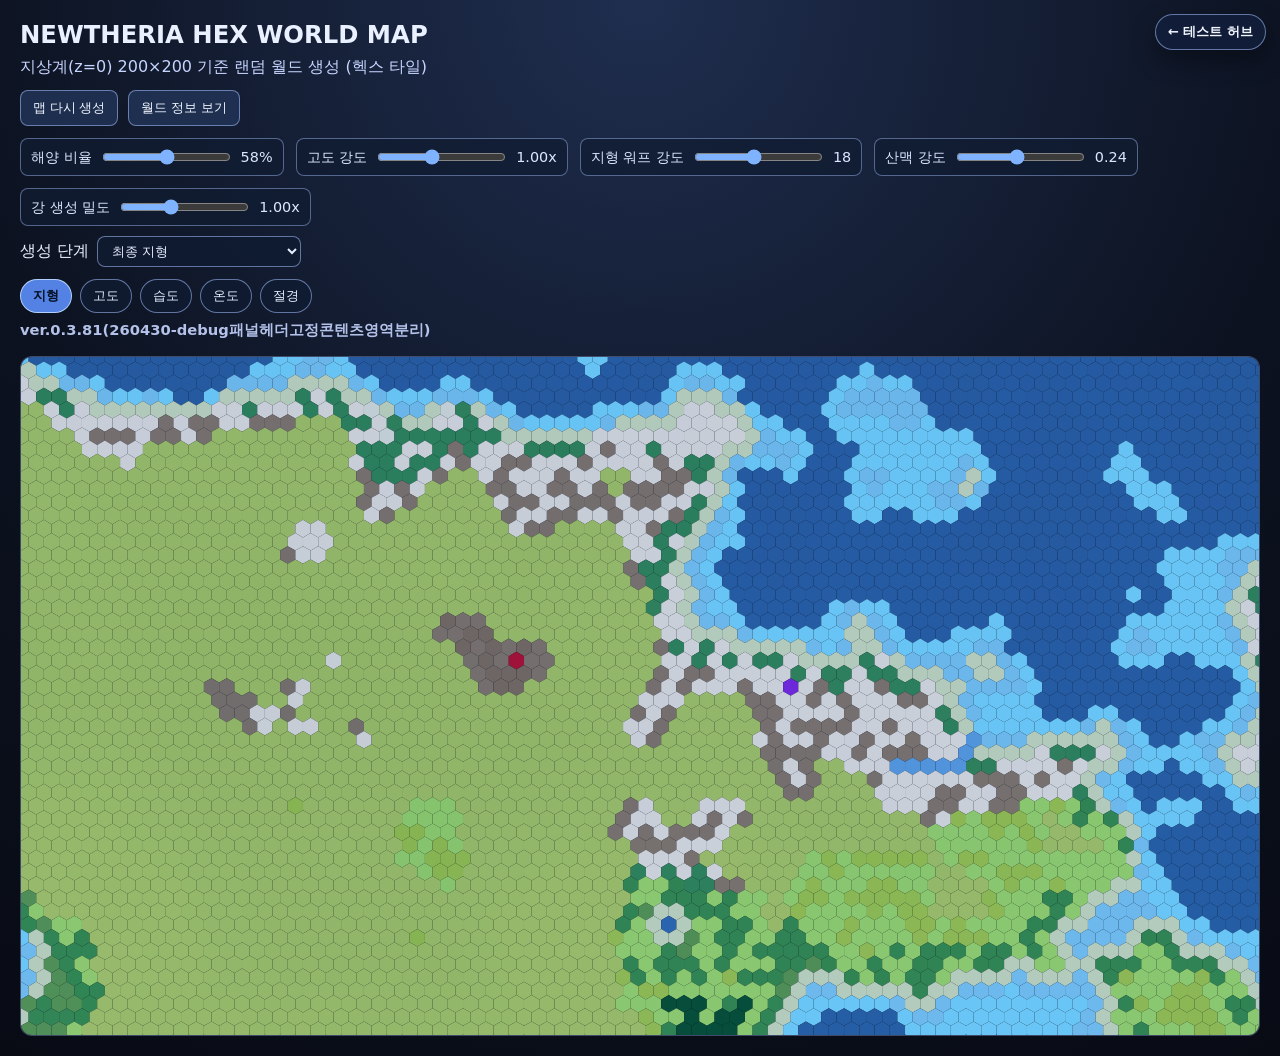
<file: world_map.html>
<!doctype html>
<html lang="ko">
<head>
  <meta charset="UTF-8" />
  <meta name="viewport" content="width=device-width, initial-scale=1.0" />
  <title>Newtheria 월드맵(헥스)</title>
  <link rel="stylesheet" href="./assets/css/world_map.css" />
</head>
<body>
  <!-- 테스트 페이지 공통: 우상단 고정 위치에서 테스트 허브로 복귀한다. -->
  <a class="test-hub-button" href="./test_mode.html" aria-label="테스트 허브로 돌아가기">← 테스트 허브</a>

  <main class="world-map-screen">
    <header class="world-map-header">
      <h1>NEWTHERIA HEX WORLD MAP</h1>
      <p>지상계(z=0) 200×200 기준 랜덤 월드 생성 (헥스 타일)</p>
      <div class="world-map-actions">
        <button id="regenButton" type="button">맵 다시 생성</button>
        <button id="metaToggleButton" type="button" aria-controls="worldInfoDialog" aria-expanded="false">월드 정보 보기</button>
      </div>
      <form class="world-map-roll-settings" aria-label="맵 리롤 설정">
        <label>
          해양 비율
          <input id="seaLevelRatioInput" type="range" min="0.35" max="0.8" step="0.01" value="0.58" />
          <span id="seaLevelRatioValue">58%</span>
        </label>
        <label>
          고도 강도
          <input id="elevationScaleInput" type="range" min="0.75" max="1.35" step="0.01" value="1" />
          <span id="elevationScaleValue">1.00x</span>
        </label>
        <label>
          지형 워프 강도
          <input id="warpStrengthInput" type="range" min="6" max="32" step="1" value="18" />
          <span id="warpStrengthValue">18</span>
        </label>
        <label>
          산맥 강도
          <input id="ridgeStrengthInput" type="range" min="0.08" max="0.42" step="0.01" value="0.24" />
          <span id="ridgeStrengthValue">0.24</span>
        </label>
        <label>
          강 생성 밀도
          <input id="riverBudgetScaleInput" type="range" min="0.4" max="2" step="0.05" value="1" />
          <span id="riverBudgetScaleValue">1.00x</span>
        </label>
      </form>
      <div class="world-map-stage-controls" role="group" aria-label="월드 생성 단계 보기">
        <label for="generationStageSelect">생성 단계</label>
        <select id="generationStageSelect">
          <option value="final" selected>최종 지형</option>
          <option value="height">1단계 · 고도 필드</option>
          <option value="climate">2단계 · 기후 필드</option>
          <option value="biome">3단계 · 바이옴 분류</option>
          <option value="post">4단계 · 후처리(랜드마크 전)</option>
        </select>
      </div>
      <div class="world-map-layer-controls" role="group" aria-label="기후 레이어 선택">
        <button type="button" class="layer-button is-active" data-layer="terrain">지형</button>
        <button type="button" class="layer-button" data-layer="elevation">고도</button>
        <button type="button" class="layer-button" data-layer="moisture">습도</button>
        <button type="button" class="layer-button" data-layer="heat">온도</button>
        <button type="button" class="layer-button" data-layer="scenic">절경</button>
      </div>
      <p id="worldMapVersion" class="meta version"></p>
    </header>

    <section id="worldMapViewport" class="world-map-viewport" aria-label="헥스 월드맵 미리보기">
      <canvas id="worldMapCanvas" width="1400" height="1250"></canvas>
      <article id="tilePopup" class="tile-popup" aria-live="polite" hidden></article>
    </section>
  </main>

  <dialog id="worldInfoDialog" class="world-info-dialog" aria-label="월드 정보">
    <div class="world-info-dialog-inner">
      <p class="world-info-kicker">WORLD BRIEFING</p>
      <h2>월드 정보</h2>
      <p class="world-info-subtitle">현재 생성된 세계의 핵심 데이터를 한눈에 확인하세요.</p>
      <section class="world-info-grid">
        <article class="world-info-card">
          <h3>지도 요약</h3>
          <p id="mapMeta" class="meta" aria-live="polite"></p>
        </article>
        <article class="world-info-card">
          <h3>달력 요약</h3>
          <p id="calendarMeta" class="meta" aria-live="polite"></p>
        </article>
      </section>
      <div class="world-info-actions">
        <button id="metaCloseButton" type="button">닫기</button>
      </div>
    </div>
  </dialog>

  <script src="./assets/js/calendar.js"></script>
  <script src="./assets/js/world_map.js"></script>
</body>
</html>
</file>
<file: assets/css/dialogue_prototype.css>
@import url("./card_templates.css");
@import url("./dialogue_template.css");

:root {
  /* 대화 공용 템플릿 기본 토큰: 프로젝트별로 값만 덮어써 재사용한다. */
  --dialogue-text-main: #f2f4ff;
  --dialogue-text-muted: rgba(242, 244, 255, 0.84);
  --dialogue-panel-bg: rgba(8, 10, 24, 0.44);
  --dialogue-panel-border: rgba(255, 216, 121, 0.28);
  --dialogue-accent: #f7d56a;
  --card-w: min(22vw, 220px);
  --card-ratio: 1 / 1.618;
  /* 카드 템플릿 공용 로직(createCardFanBehavior)이 읽는 팬 배치 변수 */
  --fan-gap: 128px;
  --fan-tilt: 13deg;
}
</file>
<file: assets/css/character_profile_overlay.css>
.profile-float {
  position: fixed;
  inset: 0;
  z-index: 30;
  background: transparent;
  display: grid;
  grid-template-rows: 1fr auto;
  align-items: center;
  justify-items: center;
  pointer-events: none;
}
.profile-float__body {
  width: min(760px, calc(100% - 24px));
  display: grid;
  place-items: center;
  pointer-events: none;
}
.profile-card-fan {
  width: min(520px, 100%);
  height: min(72vh, 620px);
  perspective: 1600px;
  --card-w: min(76vw, 360px);
  --fan-gap: 0px;
  --fan-tilt: 0deg;
  pointer-events: none;
}
.profile-card-fan .card-fan-card { pointer-events: auto; }
.profile-discard-zone {
  width: min(440px, calc(100% - 24px));
  min-height: 48px;
  margin-bottom: 18px;
  border-radius: 12px;
  border: 1px dashed rgba(255, 149, 149, .55);
  color: rgba(255, 211, 211, .92);
  display: grid;
  place-items: center;
  font-size: .82rem;
  background: rgba(56, 16, 24, .42);
  opacity: 0;
  transform: translateY(10px);
  transition: opacity .18s ease, transform .18s ease, background-color .2s ease, border-color .2s ease;
  pointer-events: auto;
}
.profile-discard-zone.is-hot { background: rgba(125, 28, 45, .64); border-style: solid; }
body.profile-discard-active #npcProfileFloat .profile-discard-zone { opacity: .86; }
body.profile-discard-active.profile-discard-visible #npcProfileFloat .profile-discard-zone { opacity: 1; transform: translateY(0); }

.profile-back-panel { display: grid; grid-template-rows: auto 1fr; gap: 8px; width: 100%; height: 100%; min-height: 0; }
.profile-back-tabs { display: flex; flex-wrap: wrap; gap: 6px; }
.profile-back-tab { display: inline-flex; align-items: center; justify-content: center; border: 0; min-height: 28px; border-radius: 10px; padding: 0 9px; font-size: .77rem; color: #edf3ff; background: rgba(56, 81, 138, .74); cursor: pointer; }
.profile-back-tab.is-active { background: rgba(101, 131, 209, .95); }
.profile-back-content { display: grid; gap: 8px; min-height: 0; max-height: 100%; overflow: hidden; }

.profile-front-summary { display: grid; grid-template-columns: 120px 1fr; gap: 10px; height: 100%; }
.profile-front-summary__portrait { width: 120px; height: 120px; border-radius: 10px; object-fit: cover; border: 1px solid rgba(177, 211, 255, .38); background: rgba(12, 20, 40, .7); }
.profile-front-summary__main { display: grid; gap: 8px; align-content: start; min-width: 0; }
.profile-front-summary__name { margin: 0; font-size: 1rem; line-height: 1.2; }
.profile-front-summary__meta { margin: 0; color: #cddfff; font-size: .78rem; }
.profile-mini-radar { width: 100%; max-width: 170px; }
.profile-mini-radar svg { width: 100%; height: auto; display: block; }
.profile-mini-radar text { fill: #d8e8ff; font-size: 8px; }
.profile-mini-alignment { display: grid; gap: 4px; }
.profile-mini-alignment article { display: grid; grid-template-columns: 42px 1fr; gap: 6px; align-items: center; font-size: .68rem; }
.profile-mini-alignment .track { height: 7px; border-radius: 999px; background: rgba(9,17,41,.9); overflow: hidden; }
.profile-mini-alignment .fill { display: block; height: 100%; }
.fill--warm { background: linear-gradient(90deg, rgba(255, 106, 106, .92), rgba(255, 165, 111, .92)); }
.fill--cool { background: linear-gradient(90deg, rgba(154,120,255,.92), rgba(127,219,255,.92)); }

.info-row { border-radius: 10px; padding: 10px; background: rgba(32, 47, 83, .62); }
.info-row dt { color: #a8e9ff; font-size: .82rem; }
.info-row dd { margin: 5px 0 0; }
.inline-actions { display: flex; flex-wrap: wrap; gap: 6px; }
.inline-entity { display: inline-flex; align-items: center; min-height: 28px; border-radius: 999px; padding: 0 10px; background: rgba(86, 120, 194, .42); font-size: .82rem; cursor: pointer; }
.compact-entity-list { margin: 0; display: inline-flex; flex-wrap: wrap; gap: 4px; align-items: center; font-size: .74rem; line-height: 1.35; color: #d7e6ff; word-break: keep-all; overflow-wrap: anywhere; }
.compact-entity-item { min-height: 22px; padding: 0 7px; font-size: .74rem; }
.compact-entity-separator { color: #9db8e8; font-size: .7rem; }
.trait-chip { border: 1px solid rgba(163, 198, 255, .35); }
.trait-chip--common { background: rgba(86, 120, 194, .42); }
.trait-chip--rare { background: rgba(89, 170, 255, .3); border-color: rgba(124, 201, 255, .75); box-shadow: inset 0 0 0 1px rgba(124, 201, 255, .2); }
.trait-chip--heroic { background: rgba(180, 108, 255, .28); border-color: rgba(207, 139, 255, .78); box-shadow: inset 0 0 0 1px rgba(207, 139, 255, .25); }
.trait-chip--legendary { background: linear-gradient(135deg, rgba(255, 155, 79, .34), rgba(255, 218, 130, .34)); border-color: rgba(255, 221, 140, .82); box-shadow: inset 0 0 0 1px rgba(255, 235, 176, .34); }
.stat-chip-grid { border-radius: 12px; padding: 10px; background: rgba(32, 47, 83, .62); display: grid; grid-template-columns: repeat(2, minmax(0, 1fr)); gap: 8px; }
.stat-chip { border-radius: 10px; padding: 8px 10px; background: rgba(18, 29, 58, .82); border: 1px solid rgba(122, 172, 255, .28); display: flex; align-items: center; justify-content: space-between; }
.stat-chip b { color: #a8e9ff; font-size: .78rem; }
.stat-chip span { font-size: .94rem; font-weight: 700; color: #e8f2ff; }

.character-radar { border-radius: 12px; padding: 10px; background: rgba(32, 47, 83, .62); }
.character-radar svg { width: min(320px, 100%); display: block; margin: 0 auto; }
.character-radar text { fill: #d8e8ff; font-size: 11px; }
.alignment-bars { border-radius: 12px; padding: 10px; background: rgba(32, 47, 83, .62); display: grid; gap: 10px; }
.alignment-bars article { display: grid; gap: 4px; }
.alignment-bars .track { height: 10px; border-radius: 999px; background: rgba(9, 17, 41, .9); overflow: hidden; position: relative; }
.alignment-bars .fill { position: absolute; top: 0; bottom: 0; }
</file>
<file: assets/css/dialogue_template.css>
/*
 * 대화창 공용 템플릿 레이아웃.
 * 재사용 화면에서는 이 파일을 import하고 CSS 변수만 덮어쓴다.
 */

.dialogue-prototype {
  position: relative;
  min-height: 100vh;
  min-height: 100svh;
  overflow: hidden;
  font-family: "Pretendard", "Noto Sans KR", sans-serif;
  color: var(--dialogue-text-main);
  background: #02040d;
}

.dialogue-prototype__bg {
  position: absolute;
  inset: 0;
  background: radial-gradient(circle at 50% 14%, rgba(118, 87, 205, 0.3), transparent 42%),
    linear-gradient(180deg, #060915 0%, #04070f 100%);
  /* 배경 일러스트가 과도하게 확대/크롭되지 않도록 contain 우선으로 노출 */
  background-size: contain;
  background-repeat: no-repeat;
  background-position: center;
}

.dialogue-prototype__bg::after {
  content: "";
  position: absolute;
  inset: 0;
  background: linear-gradient(to top, rgba(0, 0, 0, 0.75) 18%, rgba(0, 0, 0, 0.18) 54%, rgba(0, 0, 0, 0.6) 100%);
}

.dialogue-prototype__actors {
  position: absolute;
  inset: 0;
  z-index: 1;
  pointer-events: none;
  opacity: 0;
  transition: opacity 180ms ease;
}

.dialogue-prototype__actors[data-has-actors="true"] {
  opacity: 1;
}

/* 중요:
   스탠딩 애니메이션은 .actor 컨테이너가 아니라 .actor-layer에 적용한다.
   이유: 컨테이너는 슬롯 정렬/포커스에서 transform(특히 모바일 translate + scaleX)을 담당하므로,
   여기에 추가 애니메이션 transform이 겹치면 좌우 정렬이 간헐적으로 밀릴 수 있다. */
.dialogue-prototype__actor[data-animation="fade"] .dialogue-prototype__actor-layer {
  animation: dialogue-actors-fade 260ms ease-out;
}

.dialogue-prototype__actor[data-animation="float"] .dialogue-prototype__actor-layer {
  animation: dialogue-actors-float 2.4s ease-in-out infinite;
}

.dialogue-prototype__actor[data-animation="zoom-in"] .dialogue-prototype__actor-layer {
  animation: dialogue-actors-zoom-in 280ms ease-out;
}

.dialogue-prototype__actor[data-animation="shake"] .dialogue-prototype__actor-layer {
  animation: dialogue-actors-shake 360ms ease-out;
}

.dialogue-prototype__actor {
  position: absolute;
  bottom: 0;
  width: min(36vw, 520px);
  height: min(78vh, 860px);
  background-repeat: no-repeat;
  background-position: bottom center;
  background-size: contain;
  filter: brightness(0.42) saturate(0.86);
  opacity: 0;
  transform: translateY(16px) scale(0.99);
  transition: opacity 180ms ease, transform 180ms ease, filter 180ms ease;
}

.dialogue-prototype__actor[data-visible="true"] {
  opacity: 1;
  transform: translateY(0) scale(1);
}

.dialogue-prototype__actor-layer {
  position: absolute;
  inset: 0;
  background-repeat: no-repeat;
  background-position: bottom center;
  background-size: contain;
}

.dialogue-prototype__actor--left {
  left: clamp(8px, 4vw, 54px);
}

.dialogue-prototype__actor--right {
  right: clamp(8px, 4vw, 54px);
  transform: translateY(16px) scaleX(-0.99);
}

.dialogue-prototype__actor--right[data-visible="true"] {
  transform: translateY(0) scaleX(-1);
}

.dialogue-prototype__actors[data-focus="left"] .dialogue-prototype__actor--left,
.dialogue-prototype__actors[data-focus="right"] .dialogue-prototype__actor--right {
  filter: brightness(1) saturate(1);
}

.dialogue-prototype__light,
.dialogue-prototype__particles,
.dialogue-prototype__transition {
  position: absolute;
  inset: 0;
  pointer-events: none;
}

.dialogue-prototype__light {
  z-index: 1;
  background: transparent;
}

.dialogue-prototype__particles {
  z-index: 2;
  overflow: hidden;
}

.dialogue-prototype__screen-fx {
  position: absolute;
  inset: 0;
  z-index: 5;
  pointer-events: none;
  opacity: 0;
  transition: opacity var(--screen-fx-fade-ms, 180ms) ease;
}

.dialogue-prototype__screen-fx[data-mode="flash"] {
  background: rgba(255, 255, 255, 0.95);
}

.dialogue-prototype__screen-fx[data-mode="blackout"] {
  background: rgba(0, 0, 0, 1);
}

.dialogue-prototype__screen-fx[data-state="active"] {
  opacity: 1;
}

.dialogue-prototype__transition {
  z-index: 6;
  opacity: 0;
}

.dialogue-prototype__particle {
  position: absolute;
  bottom: -8px;
  width: 4px;
  height: 4px;
  border-radius: 50%;
  opacity: .72;
  animation-name: dialogue-particle-rise;
  animation-duration: var(--particle-duration, 3200ms);
  animation-delay: var(--particle-delay, 0ms);
  animation-timing-function: linear;
  animation-iteration-count: infinite;
}

.dialogue-prototype__particles[data-mode="snow"] .dialogue-prototype__particle {
  background: rgba(220, 236, 255, .94);
}

.dialogue-prototype__particles[data-mode="ember"] .dialogue-prototype__particle {
  width: 5px;
  height: 5px;
  background: rgba(255, 165, 90, .9);
}

/* 비대사 연출용 화면 효과 프리셋 */
.dialogue-prototype.is-fx-flash .dialogue-prototype__bg::after {
  animation: dialogue-fx-flash 360ms ease-out;
}

.dialogue-prototype.is-fx-shake {
  animation: dialogue-fx-shake 320ms ease-out;
}

.dialogue-prototype.is-fx-dim .dialogue-prototype__bg::after {
  background: linear-gradient(to top, rgba(0, 0, 0, 0.86) 18%, rgba(0, 0, 0, 0.42) 54%, rgba(0, 0, 0, 0.82) 100%);
}


.dialogue-prototype__panel {
  position: absolute;
  left: 50%;
  bottom: clamp(28px, 5vh, 56px);
  transform: translateX(-50%);
  width: min(1100px, calc(100vw - 36px));
  height: clamp(188px, 23vh, 236px);
  padding: 18px 20px 24px;
  border-radius: 14px;
  border: 1px solid var(--dialogue-panel-border);
  background: var(--dialogue-panel-bg);
  /* 대화창 뒤 배경을 반투명 + 블러로 처리해 가독성을 확보한다. */
  -webkit-backdrop-filter: blur(16px) saturate(118%);
  backdrop-filter: blur(16px) saturate(118%);
  box-shadow: 0 14px 40px rgba(0, 0, 0, 0.34);
  z-index: 2;
  overflow: hidden;
}

/* 일부 브라우저에서 backdrop-filter 체감이 약한 경우를 대비한 보조 레이어 */
.dialogue-prototype__panel::before {
  content: "";
  position: absolute;
  inset: 0;
  background: linear-gradient(180deg, rgba(18, 30, 60, 0.38), rgba(8, 10, 24, 0.62));
  pointer-events: none;
  z-index: 0;
}

.dialogue-prototype__panel > * {
  position: relative;
  z-index: 1;
}

.dialogue-prototype__panel.is-advancing {
  animation: dialogue-panel-breath 220ms ease-out;
}

.dialogue-prototype__meta.is-entering,
.dialogue-prototype__name.is-entering,
.dialogue-prototype__line.is-entering {
  animation: dialogue-enter-up 220ms ease-out;
}


.dialogue-prototype__meta {
  margin: 0 0 8px;
  font-size: 0.8rem;
  letter-spacing: 0.08em;
  color: rgba(201, 218, 255, 0.86);
}

.dialogue-prototype__name {
  margin: 0;
  font-size: clamp(1.15rem, 2vw, 1.5rem);
  font-weight: 700;
  color: var(--dialogue-accent);
}
.dialogue-prototype__name[data-character-actor-id] {
  cursor: pointer;
}

.dialogue-prototype__line {
  margin: 14px 0 0;
  /* 데스크탑 line 텍스트가 과도하게 커지는 구간을 줄여 가독성을 안정화한다. */
  font-size: clamp(0.98rem, 1.9vw, 1.72rem);
  line-height: 1.55;
  color: var(--dialogue-text-main);
  max-height: 7.4em;
  overflow-y: auto;
}
.dialogue-prototype__choices {
  position: absolute;
  left: 50%;
  top: 33%;
  transform: translate(-50%, -50%);
  z-index: 4;
  width: min(1020px, calc(100vw - 28px));
  height: min(56vh, 460px);
  perspective: 1600px;
  /* 선택지 카드 드래그/클릭 이벤트를 컨테이너에서 정상 수신하도록 유지한다. */
  pointer-events: auto;
}

.dialogue-prototype__drag-overlay,
.dialogue-prototype__discard-zone {
  position: absolute;
  left: 0;
  right: 0;
  pointer-events: none;
  opacity: 0;
  transition: opacity .2s ease, transform .2s ease, border-color .2s ease, background-color .2s ease;
}

.dialogue-prototype__drag-overlay {
  inset: 0;
  z-index: 3;
  background: rgba(3, 8, 22, 0.52);
}

.dialogue-prototype__discard-zone {
  left: 50%;
  right: auto;
  bottom: 12px;
  width: min(420px, calc(100vw - 28px));
  min-height: 112px;
  display: flex;
  align-items: center;
  justify-content: center;
  gap: 8px;
  padding: 0 16px;
  border-radius: 18px;
  font-weight: 700;
  letter-spacing: .08em;
  color: rgba(239, 245, 255, .84);
  border: 1px solid rgba(189, 209, 255, .28);
  background: linear-gradient(180deg, rgba(20, 31, 61, 0.3), rgba(8, 14, 30, 0.8));
  transform: translate(-50%, 20px);
  z-index: 5;
}

.dialogue-prototype__discard-zone .discard-icon {
  font-size: 1.1rem;
}

.dialogue-prototype.is-drag-discard-active.is-drag-discard-visible .dialogue-prototype__drag-overlay,
.dialogue-prototype.is-drag-discard-active.is-drag-discard-visible .dialogue-prototype__discard-zone {
  opacity: 1;
}

.dialogue-prototype.is-drag-discard-active.is-drag-discard-visible .dialogue-prototype__discard-zone {
  transform: translate(-50%, 0);
}

.dialogue-prototype__discard-zone.is-hot {
  color: rgba(255, 231, 231, .98);
  border-color: rgba(255, 132, 132, .9);
  background: linear-gradient(180deg, rgba(95, 31, 41, 0.52), rgba(44, 11, 18, 0.92));
}
.dialogue-prototype__choice {
  --fan-rotate: 0deg;
  --fan-lift: 0px;
  position: absolute;
  left: 50%;
  top: 0;
  margin-left: calc(var(--card-w) / -2);
  width: var(--card-w);
  aspect-ratio: var(--card-ratio);
  pointer-events: auto;
  overflow: visible;
  /* 시작 화면 카드와 동일하게 transform 제어는 card_templates.css + JS에 위임한다.
     대화 전용 CSS는 위치(anchor)와 등장 타이밍만 담당해 동작 차이를 줄인다. */
  /* 초기 paint에서 카드가 먼저 보였다가(delay 시점에) 0% 키프레임으로 돌아가는 플리커를 막기 위해
     opacity 기본값 + fill-mode를 함께 적용해 "지연 구간"도 0% 상태를 유지한다. */
  opacity: 0;
  animation: choice-pop-in 220ms ease-out;
  animation-delay: var(--choice-delay, 0ms);
  animation-fill-mode: both;
}

.dialogue-prototype__choices.is-choice-locked .dialogue-prototype__choice {
  pointer-events: none;
  opacity: .54;
}

/* 카드 기본 스타일은 card_templates.css를 공용 템플릿으로 사용한다. */
.dialogue-prototype__choice .card-fan-card-inner {
  box-shadow: 0 14px 26px rgba(0,0,0,.34);
}

.dialogue-prototype__choice {
  /* 대화 선택지용 카드 뒷면 톤은 공용 카드 템플릿 변수만 오버라이드한다. */
  --card-back-bg:
    radial-gradient(circle at 30% 25%, rgba(122, 155, 255, 0.32), transparent 44%),
    linear-gradient(165deg, rgba(11, 20, 49, 0.98), rgba(22, 35, 75, 0.95));
  --card-back-sigil-size: 1.6rem;
  --card-back-brand-size: .76rem;
  --card-back-brand-letter-spacing: .12em;
}

.dialogue-prototype__choice .card-fan-back .sigil {
  opacity: .92;
}

.dialogue-prototype__choice .card-fan-back .brand {
  margin-top: 6px;
  opacity: .84;
}

.dialogue-prototype__choice.dragging {
  cursor: grabbing;
  z-index: 999;
  transition: none;
}

.dialogue-prototype__choice:hover .card-fan-card-inner::after {
  opacity: .9;
}

.dialogue-prototype__next {
  position: absolute;
  right: 18px;
  bottom: 10px;
  border: 0;
  background: transparent;
  color: rgba(247, 213, 106, 0.95);
  font-size: 1.2rem;
  cursor: pointer;
  animation: dialogue-next-pulse 1.1s ease-in-out infinite;
}

.dialogue-prototype__skip {
  position: absolute;
  right: clamp(14px, 2.2vw, 26px);
  bottom: clamp(8px, 1.5vh, 16px);
  border: 0;
  background: transparent;
  color: rgba(236, 242, 255, 0.8);
  letter-spacing: 0.28em;
  font-size: 0.9rem;
  cursor: pointer;
  z-index: 3;
}

.dialogue-prototype__skip[disabled] {
  opacity: .45;
  cursor: not-allowed;
}

.dialogue-prototype__ui-toggle {
  position: absolute;
  left: clamp(12px, 2vw, 20px);
  bottom: clamp(8px, 1.5vh, 16px);
  border: 0;
  background: transparent;
  color: rgba(236, 242, 255, 0.78);
  letter-spacing: .08em;
  font-size: .86rem;
  cursor: pointer;
  z-index: 3;
}

.dialogue-prototype__spoiler {
  border: 0;
  padding: 0 .16em;
  margin: 0 .05em;
  background: rgba(210, 222, 255, 0.2);
  color: inherit;
  font: inherit;
  line-height: inherit;
  letter-spacing: inherit;
  text-align: inherit;
  vertical-align: baseline;
  filter: blur(4px);
  cursor: pointer;
  transition: filter 180ms ease, background-color 180ms ease;
}

.dialogue-prototype__spoiler[data-revealed="true"] {
  filter: none;
  background: rgba(247, 213, 106, 0.2);
}

.dialogue-prototype__glitch {
  display: inline-block;
  position: relative;
  color: inherit;
  letter-spacing: .04em;
  vertical-align: baseline;
}

.dialogue-prototype__glitch-measure {
  visibility: hidden;
  white-space: pre;
}

.dialogue-prototype__glitch-live {
  position: absolute;
  left: 0;
  top: 0;
  white-space: pre;
  width: 100%;
  color: rgba(247, 213, 106, 0.92);
  overflow: hidden;
}

/* UI 숨김 모드에서는 대사 패널/선택지/보조 버튼만 숨기고
   배경/스탠딩 레이어는 그대로 유지한다. */
.dialogue-prototype.is-ui-hidden .dialogue-prototype__panel,
.dialogue-prototype.is-ui-hidden .dialogue-prototype__choices,
.dialogue-prototype.is-ui-hidden .dialogue-prototype__skip,
.dialogue-prototype.is-ui-hidden .dialogue-prototype__discard-zone,
.dialogue-prototype.is-ui-hidden .dialogue-prototype__drag-overlay {
  opacity: 0;
  pointer-events: none;
}

.dialogue-prototype.is-ui-hidden .dialogue-prototype__ui-toggle {
  opacity: .95;
}

@media (max-width: 760px) {
  .dialogue-prototype__bg {
    /* 모바일은 세로 비율이 커서 contain 사용 시 상/하단 여백이 커지므로
       꽉 차게 보이도록 cover로 전환한다. */
    background-size: cover;
  }

  :root {
    --fan-gap: 64px;
    --fan-tilt: 8deg;
  }

  .dialogue-prototype {
    /* 모바일에서는 카드 실제 폭과 기준폭(--card-w)을 동일하게 맞춰
       margin-left 기준 중앙 정렬이 틀어지지 않도록 한다. */
    --card-w: min(40vw, 184px);
  }

  .dialogue-prototype__panel {
    width: calc(100vw - 20px);
    height: clamp(170px, 25vh, 214px);
    padding: 14px 14px 20px;
  }

  .dialogue-prototype__actor {
    /* 모바일 스탠딩은 "화면 높이 기준"으로 맞춰 일러가 작아 보이지 않게 고정한다.
       대화 패널/배경 일부를 가리더라도 캐릭터 키 비율을 우선 보장한다. */
    bottom: 0;
    /* 요청사항: 모바일 스탠딩 일러의 "위쪽 여백" 체감을 줄이기 위해
       contain 기준 앵커를 bottom -> top으로 바꿔 상단부터 채워 보이게 한다. */
    background-position: top center;
    /* 모바일은 "머리부터 발끝까지" 꽉 차는 체감을 우선한다.
       폭을 화면 폭에 맞추고, 실제 비율/확대는 레이어 background-size에서 제어한다. */
    width: 100vw;
    height: 100svh;
    transform: translate3d(0, 0, 0);
    transition: opacity 260ms ease, transform 320ms cubic-bezier(.2, .9, .2, 1), filter 180ms ease;
  }

  .dialogue-prototype__actor-layer {
    /* 실제 스탠딩 이미지는 .dialogue-prototype__actor-layer에 그려진다.
       따라서 모바일 상단 정렬 보정은 컨테이너(.actor)뿐 아니라 레이어에도 동일 적용해야
       "아래로 깔려 보이는" 체감이 재발하지 않는다. */
    background-position: top center;
    /* 모바일 요청사항 반영:
       - 좌/우 치우침 대신 캐릭터를 가운데 기준으로 노출한다.
       - 일러 전체가 잘리지 않도록 contain으로 축소해 전체 실루엣을 보장한다. */
    background-size: contain;
  }

  .dialogue-prototype__actor--left .dialogue-prototype__actor-layer {
    /* 왼쪽 슬롯은 "안쪽(대화창 방향=오른쪽)"이 더 보이도록 오른쪽 기준으로 붙인다. */
    background-position: top right;
  }

  .dialogue-prototype__actor--right .dialogue-prototype__actor-layer {
    /* 주의: 우측 슬롯 컨테이너는 scaleX(-1)로 좌우 반전된다.
       따라서 "화면 기준 왼쪽(안쪽)"을 더 보이게 하려면
       반전 전 레이어 기준점을 top right로 줘야 최종 결과가 left처럼 보인다. */
    background-position: top right;
  }

  .dialogue-prototype__actor--left {
    /* 모바일에서는 좌/우 슬롯 공통으로 가운데 기준 배치한다. */
    left: 50%;
    transform: translate3d(-50%, 12px, 0);
  }

  .dialogue-prototype__actor--right {
    /* 우측 슬롯도 같은 중앙 위치를 사용하고, 방향성만 반전한다. */
    left: 50%;
    right: auto;
    transform: translate3d(-50%, 12px, 0) scaleX(-1);
  }

  /* 모바일 연출 규칙: 포커스된 1명만 등장하며, 중앙 위치에서 슬라이드 인한다. */
  .dialogue-prototype__actors[data-focus="left"] .dialogue-prototype__actor--left[data-visible="true"] {
    opacity: 1;
    transform: translate3d(-50%, 0, 0);
  }

  .dialogue-prototype__actors[data-focus="right"] .dialogue-prototype__actor--right[data-visible="true"] {
    opacity: 1;
    transform: translate3d(-50%, 0, 0) scaleX(-1);
  }

  /* 모바일 + UI 숨김: 현재 포커스 스탠딩을 부드럽게 확대해 감상 모드처럼 보이게 한다. */
  .dialogue-prototype.is-ui-hidden .dialogue-prototype__actors[data-focus="left"] .dialogue-prototype__actor--left[data-visible="true"] {
    transform: translate3d(-50%, -1.5%, 0) scale(1.08);
    transition-duration: 440ms;
  }

  .dialogue-prototype.is-ui-hidden .dialogue-prototype__actors[data-focus="right"] .dialogue-prototype__actor--right[data-visible="true"] {
    transform: translate3d(-50%, -1.5%, 0) scaleX(-1) scale(1.08);
    transition-duration: 440ms;
  }

  .dialogue-prototype__actors[data-focus="left"] .dialogue-prototype__actor--right,
  .dialogue-prototype__actors[data-focus="right"] .dialogue-prototype__actor--left,
  .dialogue-prototype__actors[data-focus="none"] .dialogue-prototype__actor {
    opacity: 0;
  }

  .dialogue-prototype__line {
    line-height: 1.48;
  }

  .dialogue-prototype__choices {
    width: calc(100vw - 20px);
    top: 30%;
    height: min(48svh, 360px);
  }

  .dialogue-prototype__discard-zone {
    bottom: calc(8px + env(safe-area-inset-bottom, 0px));
    min-height: 96px;
    width: min(360px, calc(100vw - 20px));
  }

}

@keyframes dialogue-panel-breath {
  0% { transform: translateX(-50%) scale(0.996); }
  100% { transform: translateX(-50%) scale(1); }
}

@keyframes dialogue-enter-up {
  0% { opacity: 0; transform: translateY(8px); }
  100% { opacity: 1; transform: translateY(0); }
}

@keyframes dialogue-actors-fade {
  from { opacity: 0; }
  to { opacity: 1; }
}

@keyframes dialogue-actors-float {
  0%, 100% { transform: translateY(0); }
  50% { transform: translateY(-8px); }
}

@keyframes dialogue-actors-zoom-in {
  from { transform: scale(1.06); opacity: .72; }
  to { transform: scale(1); opacity: 1; }
}

@keyframes dialogue-actors-shake {
  0%, 100% { transform: translateX(0); }
  25% { transform: translateX(-4px); }
  75% { transform: translateX(4px); }
}


@keyframes dialogue-fx-flash {
  0% { opacity: 0.95; }
  100% { opacity: 1; }
}

@keyframes dialogue-fx-shake {
  0%, 100% { transform: translateX(0); }
  20% { transform: translateX(-5px); }
  40% { transform: translateX(4px); }
  60% { transform: translateX(-3px); }
  80% { transform: translateX(2px); }
}

@keyframes choice-pop-in {
  0% { opacity: 0; }
  100% { opacity: 1; }
}

@keyframes dialogue-next-pulse {
  0%, 100% { transform: translateY(0); opacity: 0.92; }
  50% { transform: translateY(2px); opacity: 1; }
}

@keyframes dialogue-particle-rise {
  0% {
    transform: translateY(0);
    opacity: .2;
  }
  20% {
    opacity: .88;
  }
  100% {
    transform: translateY(-112vh);
    opacity: 0;
  }
}

@media (max-width: 520px) {
  :root {
    --fan-gap: 34px;
    --fan-tilt: 6deg;
  }

  .dialogue-prototype {
    /* 초소형 구간도 --card-w를 카드 실제 폭과 동기화해 우측 쏠림을 방지한다. */
    --card-w: min(42vw, 168px);
  }

  .dialogue-prototype__choices {
    height: min(44svh, 320px);
  }

  .dialogue-prototype__actor {
    /* 초소형에서도 "전체 높이 기준" 원칙을 유지하고, 폭만 살짝 줄여 겹침을 완화한다. */
    width: min(66vw, 360px);
    height: 100svh;
  }

  /* 모바일 카드 타이포/패딩은 공용 템플릿에서 처리한다. */
}
</file>
<file: assets/css/card_templates.css>
:root {
  /* 카드 템플릿 공용 변수: 각 화면은 필요 시 값만 덮어쓴다. */
  --card-w: min(22vw, 220px);
  --card-ratio: 1 / 1.618;
  --fan-gap: 92px;
  --fan-tilt: 13deg;
  /* 카드 뒷면 공용 토큰: 시작 화면/대화 선택지 모두 같은 템플릿에서 재사용한다. */
  --card-back-bg:
    radial-gradient(circle at 28% 24%, rgba(77, 213, 255, .24), transparent 44%),
    radial-gradient(circle at 72% 76%, rgba(129, 140, 248, .26), transparent 42%),
    linear-gradient(160deg, #0a1b34 0%, #091325 48%, #050a17 100%);
  --card-back-orbit-border: 1px solid rgba(148, 223, 255, .28);
  --card-back-sigil-size: 2rem;
  --card-back-sigil-color: #8be9ff;
  --card-back-sigil-shadow: 0 0 16px rgba(56, 189, 248, .45);
  --card-back-brand-size: .92rem;
  --card-back-brand-letter-spacing: .22em;
  --card-back-brand-color: rgba(226, 241, 255, .94);
}

.card-fan-card {
  position: absolute;
  width: var(--card-w);
  aspect-ratio: var(--card-ratio);
  padding: 0;
  box-sizing: border-box;
  border-radius: 16px;
  border: 0;
  background: transparent;
  color: inherit;
  box-shadow: none;
  cursor: pointer;
  transform-origin: 50% 50%;
  transition: transform .28s cubic-bezier(0.18, 0.78, 0.34, 1), box-shadow .25s ease, filter .25s ease, opacity .25s ease;
  transform-style: preserve-3d;
  touch-action: none;
  user-select: none;
  -webkit-tap-highlight-color: transparent;
  transform: var(--base-transform, translate(0px, 0px) rotate(0deg));
  overflow: visible;
}

.card-fan-card-spin,
.card-fan-card-inner {
  display: block;
  width: 100%;
  height: 100%;
  transform-style: preserve-3d;
}

.card-fan-card-inner {
  position: relative;
  transition: transform 360ms cubic-bezier(0.18, 0.86, 0.32, 1);
  box-shadow: 0 14px 26px rgba(0,0,0,.34);
}

.card-fan-card-inner::after {
  content: "";
  position: absolute;
  inset: -2px;
  border-radius: 18px;
  pointer-events: none;
  opacity: 0;
  box-shadow: 0 0 30px rgba(145, 183, 255, .52);
  transition: opacity .22s ease;
}

.card-fan-card.is-flipped .card-fan-card-inner {
  transform: rotateY(180deg);
}

.card-fan-card-face {
  position: absolute !important;
  inset: 0;
  border-radius: 16px;
  border: 1px solid rgba(180, 202, 255, 0.6);
  display: flex;
  flex-direction: column;
  justify-content: flex-start;
  gap: 10px;
  padding: 18px 16px;
  text-align: left;
  backface-visibility: hidden;
  -webkit-backface-visibility: hidden;
  overflow: hidden;
}

.card-fan-card-face::after {
  content: "";
  position: absolute;
  inset: 8px;
  border-radius: 12px;
  border: 1px solid rgba(184, 205, 255, 0.16);
  pointer-events: none;
}

.card-fan-front {
  background: linear-gradient(165deg, rgba(30, 43, 88, 1), rgba(18, 27, 57, 1));
  transform: rotateY(0deg);
}

.card-fan-front .icon {
  display: inline-flex;
  align-items: center;
  justify-content: center;
  width: 34px;
  height: 34px;
  border-radius: 10px;
  font-size: 1.1rem;
  background: rgba(131, 180, 255, 0.2);
  border: 1px solid rgba(171, 206, 255, 0.45);
  box-shadow: inset 0 0 10px rgba(171, 206, 255, 0.2);
  margin-bottom: 8px;
}

.card-fan-back {
  transform: rotateY(180deg);
  background: var(--card-back-bg);
  align-items: center;
  justify-content: center;
  text-align: center;
  overflow: hidden;
}

.card-fan-back .sigil {
  display: block;
  font-size: var(--card-back-sigil-size);
  line-height: 1;
  color: var(--card-back-sigil-color);
  text-shadow: var(--card-back-sigil-shadow);
  margin-bottom: 10px;
}

.card-fan-back .brand {
  display: block;
  font-size: var(--card-back-brand-size);
  letter-spacing: var(--card-back-brand-letter-spacing);
  text-transform: uppercase;
  color: var(--card-back-brand-color);
  font-weight: 700;
}

.card-fan-back .orbit {
  position: absolute;
  inset: 12px;
  border-radius: 12px;
  border: var(--card-back-orbit-border);
  pointer-events: none;
}

.card-fan-card .label {
  display: block;
  font-size: 1.08rem;
  font-weight: 700;
  text-align: center;
  margin-top: 4px;
  margin-bottom: 4px;
}

.card-fan-card .desc {
  font-size: .89rem;
  line-height: 1.45;
  opacity: .84;
  text-align: center;
  margin-top: auto;
  margin-bottom: 8px;
}

.card-fan-card:focus-visible {
  outline: none;
}

.card-fan-card.is-hovered {
  box-shadow: none;
  z-index: 220 !important;
}

.card-fan-card.is-hovered .card-fan-card-inner::after,
.card-fan-card:hover .card-fan-card-inner::after {
  opacity: .9;
}

.card-fan-card.dragging {
  transition: none;
  will-change: transform;
  z-index: 40;
  box-shadow: none;
}

.card-fan-card.dragging .card-fan-card-inner::after {
  opacity: .9;
}

@media (max-width: 760px) {
  :root {
    --card-w: min(40vw, 184px);
    --fan-gap: 46px;
    --fan-tilt: 8deg;
  }
}

@media (max-width: 520px) {
  :root {
    --card-w: min(42vw, 168px);
    --fan-gap: 34px;
    --fan-tilt: 6deg;
  }

  .card-fan-card-face {
    padding: 12px 10px;
    gap: 8px;
  }

  .card-fan-front .icon {
    width: 30px;
    height: 30px;
    font-size: 1rem;
    margin-bottom: 4px;
  }

  .card-fan-card .label {
    font-size: .95rem;
  }

  .card-fan-card .desc {
    font-size: .78rem;
    line-height: 1.35;
    margin-bottom: 4px;
  }
}
</file>
<file: assets/css/world_map.css>
:root {
  color-scheme: dark;
}

* {
  box-sizing: border-box;
}

body {
  margin: 0;
  min-height: 100vh;
  background: radial-gradient(circle at top, #1f2e4f, #0c1220 55%, #080b14);
  color: #e9f0ff;
  font-family: "Pretendard", "Noto Sans KR", system-ui, sans-serif;
}

.test-hub-button {
  position: fixed;
  top: 14px;
  right: 14px;
  z-index: 120;
  display: inline-flex;
  align-items: center;
  gap: 6px;
  padding: 8px 12px;
  border-radius: 999px;
  border: 1px solid rgba(166, 193, 255, 0.55);
  background: rgba(18, 31, 58, 0.92);
  color: #f1f5ff;
  text-decoration: none;
  font-size: 0.82rem;
  font-weight: 700;
  box-shadow: 0 10px 24px rgba(0, 0, 0, 0.36);
}

.test-hub-button:hover {
  background: rgba(59, 89, 141, 0.95);
}

.world-map-screen {
  display: grid;
  gap: 16px;
  padding: 20px;
}

.world-map-header h1 {
  margin: 0;
  font-size: clamp(1.2rem, 1.9vw, 1.75rem);
}

.world-map-header p {
  margin: 8px 0 0;
  color: #c6d5ff;
}

.world-map-actions {
  display: flex;
  gap: 10px;
  margin-top: 12px;
}

.world-map-actions button,
.world-map-actions a {
  border: 1px solid rgba(166, 193, 255, 0.55);
  background: rgba(34, 53, 89, 0.8);
  color: #f1f5ff;
  padding: 8px 12px;
  border-radius: 8px;
  text-decoration: none;
  cursor: pointer;
}

.world-map-actions button:hover,
.world-map-actions a:hover {
  background: rgba(59, 89, 141, 0.92);
}

.world-map-roll-settings {
  display: flex;
  flex-wrap: wrap;
  gap: 12px;
  margin-top: 12px;
}

.world-map-roll-settings label {
  display: inline-flex;
  align-items: center;
  gap: 8px;
  padding: 8px 10px;
  border: 1px solid rgba(166, 193, 255, 0.45);
  border-radius: 8px;
  background: rgba(16, 28, 50, 0.75);
  color: #dce7ff;
  font-size: 0.9rem;
}

.world-map-roll-settings input[type="range"] {
  accent-color: #7fb2ff;
}

.meta {
  font-size: 0.92rem;
}

.world-map-layer-controls {
  display: flex;
  flex-wrap: wrap;
  gap: 8px;
  margin-top: 12px;
}

.world-map-stage-controls {
  display: flex;
  align-items: center;
  gap: 8px;
  margin-top: 10px;
}

.world-map-stage-controls select {
  border: 1px solid rgba(166, 193, 255, 0.55);
  background: rgba(16, 28, 50, 0.85);
  color: #e6eeff;
  padding: 6px 10px;
  border-radius: 8px;
}

.layer-button {
  border: 1px solid rgba(166, 193, 255, 0.55);
  background: rgba(16, 28, 50, 0.85);
  color: #e6eeff;
  padding: 7px 12px;
  border-radius: 999px;
  cursor: pointer;
}

.layer-button.is-active {
  background: rgba(94, 146, 255, 0.88);
  border-color: rgba(184, 212, 255, 0.95);
  color: #061124;
  font-weight: 700;
}

.world-map-viewport {
  position: relative;
  width: 100%;
  max-height: calc(100vh - 220px);
  /* 스크롤바 없는 카메라(휠 줌/드래그 이동) 조작을 위해 기본 스크롤은 숨긴다. */
  overflow: hidden;
  border: 1px solid rgba(166, 193, 255, 0.35);
  border-radius: 12px;
  background: rgba(7, 11, 24, 0.75);
  box-shadow: inset 0 0 0 1px rgba(255, 255, 255, 0.03);
  touch-action: none;
}

canvas {
  display: block;
  margin: 0;
  cursor: grab;
}

canvas:active {
  cursor: grabbing;
}

.tile-popup {
  position: absolute;
  min-width: 190px;
  max-width: 260px;
  z-index: 20;
  padding: 10px 12px;
  border-radius: 10px;
  border: 1px solid rgba(147, 197, 253, 0.75);
  background: rgba(8, 15, 30, 0.95);
  color: #eff6ff;
  box-shadow: 0 10px 25px rgba(0, 0, 0, 0.45);
  pointer-events: none;
  line-height: 1.45;
  font-size: 0.87rem;
}

.tile-popup strong {
  color: #93c5fd;
}

.version {
  opacity: 0.9;
  font-weight: 600;
}

.world-info-dialog {
  border: 1px solid rgba(166, 193, 255, 0.6);
  border-radius: 16px;
  background: linear-gradient(155deg, rgba(9, 16, 32, 0.98), rgba(15, 28, 56, 0.96));
  color: #e9f0ff;
  padding: 0;
  width: min(780px, 92vw);
  box-shadow: 0 22px 55px rgba(2, 6, 23, 0.6);
}

.world-info-dialog::backdrop {
  background: rgba(2, 6, 23, 0.72);
}

.world-info-dialog-inner {
  padding: 20px 20px 18px;
}

.world-info-kicker {
  margin: 0;
  font-size: 0.72rem;
  letter-spacing: 0.14em;
  color: #8db6ff;
  font-weight: 700;
}

.world-info-dialog h2 {
  margin: 6px 0 0;
  font-size: 1.18rem;
}

.world-info-subtitle {
  margin: 8px 0 0;
  color: #c7dbff;
  font-size: 0.9rem;
}

.world-info-grid {
  display: grid;
  gap: 10px;
  grid-template-columns: repeat(auto-fit, minmax(250px, 1fr));
  margin-top: 14px;
}

.world-info-card {
  border: 1px solid rgba(166, 193, 255, 0.35);
  border-radius: 12px;
  background: rgba(13, 22, 44, 0.75);
  padding: 12px;
}

.world-info-card h3 {
  margin: 0;
  font-size: 0.9rem;
  color: #b9d2ff;
}

.world-info-dialog .meta {
  margin-top: 8px;
  line-height: 1.62;
  color: #e5eeff;
  white-space: pre-line;
}

.world-info-actions {
  margin-top: 14px;
  display: flex;
  justify-content: flex-end;
}

#metaCloseButton {
  border: 1px solid rgba(166, 193, 255, 0.55);
  background: linear-gradient(145deg, rgba(45, 71, 117, 0.86), rgba(32, 48, 80, 0.9));
  color: #f1f5ff;
  padding: 8px 14px;
  border-radius: 8px;
  cursor: pointer;
}

#metaCloseButton:hover {
  background: linear-gradient(145deg, rgba(75, 113, 182, 0.92), rgba(43, 68, 113, 0.92));
}
</file>
<file: assets/css/npc_test.css>
:root {
  color-scheme: dark;
  --bg0: #02050f;
  --bg1: #0a1230;
  --text: #edf3ff;
  --muted: #9caed4;
  --panel: rgba(20, 31, 63, 0.78);
  --accent-a: #9ddfff;
  --accent-b: #9499ff;
}

* { box-sizing: border-box; }
body {
  margin: 0;
  min-height: 100vh;
  font-family: "Pretendard", "Noto Sans KR", sans-serif;
  color: var(--text);
  background: radial-gradient(circle at 20% -10%, rgba(111, 172, 255, 0.2), transparent 35%), linear-gradient(180deg, var(--bg0), var(--bg1));
}

.starfield { position: fixed; inset: 0; z-index: -1; overflow: hidden; pointer-events: none; }
.starfield__layer { position: absolute; inset: -25%; background-repeat: repeat; }
.starfield__layer--slow {
  background-image:
    radial-gradient(circle at 8% 12%, rgba(255,255,255,.92) 1px, transparent 2px),
    radial-gradient(circle at 38% 20%, rgba(207, 238, 255, .85) 1.1px, transparent 2px),
    radial-gradient(circle at 76% 44%, rgba(255,255,255,.88) 1.2px, transparent 2px),
    radial-gradient(circle at 14% 72%, rgba(192, 222, 255, .7) 1px, transparent 2px);
  background-size: 460px 340px;
  animation: skyDrift 20s linear infinite;
}
.starfield__layer--fast {
  background-image:
    radial-gradient(circle at 18% 48%, rgba(170, 208, 255, .48) 1px, transparent 2px),
    radial-gradient(circle at 57% 12%, rgba(192, 182, 255, .54) 1px, transparent 2px),
    radial-gradient(circle at 86% 80%, rgba(170, 208, 255, .42) 1px, transparent 2px);
  background-size: 530px 390px;
  animation: twinkle 7s ease-in-out infinite;
}
.starfield__flare {
  position: absolute;
  inset: 0;
  background:
    radial-gradient(circle at 82% 10%, rgba(158, 125, 255, .2), transparent 32%),
    radial-gradient(circle at 12% 88%, rgba(112, 178, 255, .16), transparent 40%);
}

.glass-panel {
  background: var(--panel);
  backdrop-filter: blur(18px) saturate(1.08);
  border: 0;
  border-radius: 18px;
  box-shadow: 0 18px 38px rgba(0, 0, 0, 0.35);
}

.back-link {
  position: fixed;
  top: 14px;
  right: 14px;
  z-index: 10;
  text-decoration: none;
  color: var(--text);
  background: rgba(20, 31, 63, 0.85);
  padding: 8px 12px;
  border-radius: 999px;
}

.nexus-shell { width: min(1420px, calc(100% - 28px)); margin: 0 auto; padding: 22px 0 30px; }
.nexus-header { padding: 18px; }
.headline h1 { margin: 8px 0 6px; }
.headline p { margin: 0; color: #d4e2ff; }
.version-tag { margin: 0; font-size: 0.82rem; color: #bae8ff; }

.layout-grid { display: grid; grid-template-columns: 150px 1fr; gap: 12px; margin-top: 14px; }
.left-panel { display: grid; gap: 10px; align-content: start; padding: 12px; }
.main-tab {
  border: 0;
  border-radius: 12px;
  min-height: 46px;
  color: var(--text);
  background: rgba(80, 105, 170, 0.58);
  font-weight: 700;
  cursor: pointer;
}
.main-tab.is-active { background: linear-gradient(130deg, rgba(107, 146, 237, .95), rgba(96, 87, 186, .92)); }

.main-panel { padding: 14px; min-height: 76vh; }
.screen { display: none; animation: fade .2s ease; }
.screen.is-active { display: block; }
.screen-head h2 { margin: 0; }
.muted { color: var(--muted); }

.controls-row { margin-top: 10px; display: flex; gap: 8px; flex-wrap: wrap; }
.controls-row input,
.controls-row select,
.ghost-btn {
  border: 0;
  min-height: 38px;
  border-radius: 10px;
  color: var(--text);
  background: rgba(14, 23, 48, 0.96);
  padding: 0 12px;
}
.controls-row input { min-width: min(340px, 100%); }
.ghost-btn { cursor: pointer; background: rgba(60, 83, 142, 0.74); }

.metrics { margin-top: 12px; display: grid; grid-template-columns: repeat(auto-fit, minmax(170px, 1fr)); gap: 8px; }
.metric {
  background: rgba(28, 41, 77, .68);
  border-radius: 12px;
  padding: 10px;
}
.metric b { display: block; color: #bde9ff; font-size: .8rem; }
.metric span { display: block; margin-top: 6px; font-size: 1.05rem; font-weight: 700; }

.npc-gallery {
  margin-top: 12px;
  border-radius: 20px;
  min-height: 70vh;
  overflow: auto;
  position: static;
  padding: 12px;
  display: grid;
  grid-template-columns: repeat(auto-fill, minmax(220px, 1fr));
  gap: 10px;
  background: radial-gradient(circle at 50% 130%, rgba(54, 88, 166, .62), rgba(8, 13, 31, .48));
}
.npc-list-card {
  border: 0;
  border-radius: 12px;
  padding: 12px;
  text-align: left;
  color: var(--text);
  background: rgba(22, 35, 72, .88);
  cursor: pointer;
  display: grid;
  gap: 4px;
}
.npc-list-card:hover { background: rgba(38, 58, 108, .9); }
.npc-list-card b { font-size: 1rem; }
.npc-list-card span,
.npc-list-card small { color: #cbdaf8; }
.npc-empty {
  margin: 8px 4px;
  grid-column: 1 / -1;
}

.chemistry-grid { margin-top: 12px; display: grid; grid-template-columns: 1fr 1fr; gap: 10px; }
.chem-card { border-radius: 14px; padding: 12px; background: rgba(24, 38, 73, 0.66); }
.chem-card label { display: grid; gap: 6px; margin-top: 10px; }
.chem-card select { border: 0; border-radius: 10px; min-height: 36px; background: rgba(14, 23, 48, 0.96); color: var(--text); }
.compat-meter { margin-top: 12px; height: 14px; border-radius: 999px; background: rgba(8, 14, 28, 0.94); overflow: hidden; }
.compat-meter i { display: block; width: 0; height: 100%; background: linear-gradient(90deg, var(--accent-b), var(--accent-a)); transition: width .28s ease; }
.pair-list { margin: 10px 0 0; padding-left: 20px; display: grid; gap: 6px; }
.pair-list li { cursor: pointer; }
.arc-hint { margin: 10px 4px 0; font-size: .84rem; }

.family-grid { margin-top: 12px; display: grid; grid-template-columns: repeat(auto-fill, minmax(220px, 1fr)); gap: 10px; }
.family-card { border: 0; border-radius: 12px; padding: 12px; background: rgba(29, 43, 77, .72); }
.family-card button { border: 0; border-radius: 10px; min-height: 34px; color: var(--text); background: rgba(88, 117, 187, .82); cursor: pointer; }

.modal {
  width: min(1000px, calc(100% - 24px));
  border: 0;
  border-radius: 18px;
  padding: 0;
  color: var(--text);
  background: rgba(16, 25, 51, 0.84);
  backdrop-filter: blur(20px) saturate(1.12);
}
.modal::backdrop { background: rgba(1, 4, 14, 0.84); }
.modal--sm { width: min(560px, calc(100% - 24px)); }
.modal-close-wrap { margin: 0; display: flex; justify-content: flex-end; padding: 8px 12px 0; }
.modal-close { border: 0; width: 34px; height: 34px; border-radius: 50%; color: var(--text); background: rgba(255,255,255,.14); cursor: pointer; }
.modal-body { padding: 0 16px 16px; }

/* 사용자 요청 반영: 모달 종속이 아닌 독립 드래그 프로필 카드 창 */
.profile-float {
  position: fixed;
  inset: 0;
  z-index: 30;
  /* 클릭 간섭 방지:
     전체 오버레이는 포인터 이벤트를 받지 않고, 카드/디스카드 존만 이벤트를 받게 한다. */
  background: transparent;
  display: grid;
  grid-template-rows: 1fr auto;
  align-items: center;
  justify-items: center;
  pointer-events: none;
}
.profile-float__body {
  width: min(760px, calc(100% - 24px));
  display: grid;
  place-items: center;
  /* 1fr 행 전체를 차지하는 body가 상단 클릭을 가로채지 않도록 차단한다. */
  pointer-events: none;
}
.profile-card-fan {
  width: min(520px, 100%);
  height: min(72vh, 620px);
  perspective: 1600px;
  --card-w: min(76vw, 360px);
  --fan-gap: 0px;
  --fan-tilt: 0deg;
  /* 팬 컨테이너의 빈 영역이 상단 클릭을 막지 않도록 비활성화하고, 실제 카드만 활성화한다. */
  pointer-events: none;
}
.profile-card-fan .card-fan-card { pointer-events: auto; }
.profile-discard-zone {
  width: min(440px, calc(100% - 24px));
  min-height: 48px;
  margin-bottom: 18px;
  border-radius: 12px;
  border: 1px dashed rgba(255, 149, 149, .55);
  color: rgba(255, 211, 211, .92);
  display: grid;
  place-items: center;
  font-size: .82rem;
  background: rgba(56, 16, 24, .42);
  opacity: 0;
  transform: translateY(10px);
  transition: opacity .18s ease, transform .18s ease, background-color .2s ease, border-color .2s ease;
  pointer-events: auto;
}
.profile-discard-zone.is-hot {
  background: rgba(125, 28, 45, .64);
  border-style: solid;
}
body.profile-discard-active #npcProfileFloat .profile-discard-zone {
  opacity: .86;
}
body.profile-discard-active.profile-discard-visible #npcProfileFloat .profile-discard-zone {
  opacity: 1;
  transform: translateY(0);
}
.profile-back-panel {
  display: grid;
  grid-template-rows: auto 1fr;
  gap: 8px;
  width: 100%;
  height: 100%;
  min-height: 0;
}
.profile-back-tabs { display: flex; flex-wrap: wrap; gap: 6px; }
.profile-back-tab {
  display: inline-flex;
  align-items: center;
  justify-content: center;
  border: 0;
  min-height: 28px;
  border-radius: 10px;
  padding: 0 9px;
  font-size: .77rem;
  color: var(--text);
  background: rgba(56, 81, 138, .74);
  cursor: pointer;
}
.profile-back-tab.is-active { background: rgba(101, 131, 209, .95); }
.profile-back-content {
  display: grid;
  gap: 8px;
  min-height: 0;
  max-height: 100%;
  /* 뒷면 내부 스크롤을 제거해 드래그 제스처 우선순위를 높인다. */
  overflow: hidden;
}
.profile-front-summary {
  display: grid;
  grid-template-columns: 120px 1fr;
  gap: 10px;
  height: 100%;
}
.profile-front-summary__portrait {
  width: 120px;
  height: 120px;
  border-radius: 10px;
  object-fit: cover;
  border: 1px solid rgba(177, 211, 255, .38);
  background: rgba(12, 20, 40, .7);
}
.profile-front-summary__main { display: grid; gap: 8px; align-content: start; min-width: 0; }
.profile-front-summary__name { margin: 0; font-size: 1rem; line-height: 1.2; }
.profile-front-summary__meta { margin: 0; color: #cddfff; font-size: .78rem; }
.profile-mini-radar { width: 100%; max-width: 170px; }
.profile-mini-radar svg { width: 100%; height: auto; display: block; }
.profile-mini-radar text { fill: #d8e8ff; font-size: 8px; }
.profile-mini-alignment { display: grid; gap: 4px; }
.profile-mini-alignment article { display: grid; grid-template-columns: 42px 1fr; gap: 6px; align-items: center; font-size: .68rem; }
.profile-mini-alignment .track { height: 7px; border-radius: 999px; background: rgba(9,17,41,.9); overflow: hidden; }
.profile-mini-alignment .fill { display: block; height: 100%; }
.fill--warm { background: linear-gradient(90deg, rgba(255, 106, 106, .92), rgba(255, 165, 111, .92)); }
.fill--cool { background: linear-gradient(90deg, rgba(154,120,255,.92), rgba(127,219,255,.92)); }

/* 카드 뒷면 성향 바도 동일 규칙을 사용한다. */
.alignment-bars .fill.fill--warm { background: linear-gradient(90deg, rgba(255, 106, 106, .92), rgba(255, 165, 111, .92)); }
.alignment-bars .fill.fill--cool { background: linear-gradient(90deg, rgba(154,120,255,.92), rgba(127,219,255,.92)); }

.info-row { border-radius: 10px; padding: 10px; background: rgba(32, 47, 83, .62); }
.info-row dt { color: #a8e9ff; font-size: .82rem; }
.info-row dd { margin: 5px 0 0; }
.inline-actions { display: flex; flex-wrap: wrap; gap: 6px; }
.inline-entity {
  display: inline-flex;
  align-items: center;
  min-height: 28px;
  border-radius: 999px;
  padding: 0 10px;
  background: rgba(86, 120, 194, .42);
  font-size: .82rem;
  cursor: pointer;
}
.compact-entity-list {
  margin: 0;
  display: inline-flex;
  flex-wrap: wrap;
  gap: 4px;
  align-items: center;
  font-size: .74rem;
  line-height: 1.35;
  color: #d7e6ff;
  word-break: keep-all;
  overflow-wrap: anywhere;
}
.compact-entity-item {
  min-height: 22px;
  padding: 0 7px;
  font-size: .74rem;
}
.compact-entity-separator {
  color: #9db8e8;
  font-size: .7rem;
}
.trait-chip { border: 1px solid rgba(163, 198, 255, .35); }
.trait-chip--common { background: rgba(86, 120, 194, .42); }
.trait-chip--rare {
  background: rgba(89, 170, 255, .3);
  border-color: rgba(124, 201, 255, .75);
  box-shadow: inset 0 0 0 1px rgba(124, 201, 255, .2);
}
.trait-chip--heroic {
  background: rgba(180, 108, 255, .28);
  border-color: rgba(207, 139, 255, .78);
  box-shadow: inset 0 0 0 1px rgba(207, 139, 255, .25);
}
.trait-chip--legendary {
  background: linear-gradient(135deg, rgba(255, 155, 79, .34), rgba(255, 218, 130, .34));
  border-color: rgba(255, 221, 140, .82);
  box-shadow: inset 0 0 0 1px rgba(255, 235, 176, .34);
}
.stat-chip-grid {
  border-radius: 12px;
  padding: 10px;
  background: rgba(32, 47, 83, .62);
  display: grid;
  grid-template-columns: repeat(2, minmax(0, 1fr));
  gap: 8px;
}
.stat-chip {
  border-radius: 10px;
  padding: 8px 10px;
  background: rgba(18, 29, 58, .82);
  border: 1px solid rgba(122, 172, 255, .28);
  display: flex;
  align-items: center;
  justify-content: space-between;
}
.stat-chip b { color: #a8e9ff; font-size: .78rem; }
.stat-chip span { font-size: .94rem; font-weight: 700; color: #e8f2ff; }
.stack { display: grid; gap: 8px; }

.tree-wrap { margin-top: 12px; max-height: 62vh; overflow: auto; padding-bottom: 10px; }
.tree-list,
.tree-list ul { list-style: none; margin: 0; padding: 0; text-align: center; }
.tree-list ul {
  display: flex;
  justify-content: center;
  gap: 24px;
  position: relative;
  padding-top: 24px;
}
.tree-list li {
  position: relative;
  padding: 24px 8px 0;
}
.tree-list li::before,
.tree-list li::after {
  content: '';
  position: absolute;
  top: 0;
  width: 50%;
  height: 24px;
  border-top: 1px solid rgba(176, 211, 255, .42);
}
.tree-list li::before {
  right: 50%;
  border-right: 1px solid rgba(176, 211, 255, .42);
}
.tree-list li::after {
  left: 50%;
  border-left: 1px solid rgba(176, 211, 255, .42);
}
.tree-list li:only-child::before,
.tree-list li:only-child::after { display: none; }
.tree-list li:first-child::before,
.tree-list li:last-child::after { border: 0; }
.tree-list ul::before {
  content: '';
  position: absolute;
  top: 0;
  left: 50%;
  width: 0;
  height: 24px;
  border-left: 1px solid rgba(176, 211, 255, .42);
}
.tree-node {
  min-width: 118px;
  border: 0;
  border-radius: 12px;
  padding: 8px;
  color: var(--text);
  background: rgba(98, 129, 204, .42);
  cursor: pointer;
}
.tree-node b { display: block; }
.tree-root > .tree-node { background: rgba(125, 160, 242, .56); }

@keyframes skyDrift { from { transform: translate3d(0, 0, 0); } to { transform: translate3d(-52px, -34px, 0); } }
@keyframes twinkle { 0%, 100% { opacity: .48; } 50% { opacity: .84; } }
@keyframes fade { from { opacity: 0; transform: translateY(6px); } to { opacity: 1; transform: translateY(0); } }

@media (max-width: 1080px) {
  .layout-grid { grid-template-columns: 1fr; }
  .left-panel { grid-template-columns: repeat(3, 1fr); }
  .chemistry-grid { grid-template-columns: 1fr; }
}
</file>
<file: assets/css/character_profile_card_template.css>
:root {
  --character-card-w: min(280px, 72vw);
  --character-card-ratio: 1 / 1.4;
}

.character-profile-template {
  display: grid;
  gap: 0;
  justify-items: center;
}

.character-profile-card {
  /* 공용 카드 템플릿(.card-fan-card) 상속 + 프로필 화면 전용 크기/배치만 오버라이드 */
  position: relative;
  left: auto;
  top: auto;
  margin: 0;
  width: var(--character-card-w);
  aspect-ratio: var(--character-card-ratio);
  transform: none !important;
}
.character-profile-template.is-opened .character-profile-card {
  width: min(420px, 92vw);
}

.character-profile-card__front {
  display: grid;
  grid-template-rows: 1fr auto;
  padding: 18px;
}
.character-profile-card__front-body { min-height: 0; }
.character-profile-card__hint {
  text-align: center;
  font-size: .78rem;
  color: rgba(206, 226, 255, .84);
}

.character-profile-front__name { margin: 0; font-size: 1.15rem; }
.character-profile-front__meta { margin: 6px 0 0; color: #cddfff; font-size: .9rem; }
.character-profile-front__chips { margin-top: 10px; display: flex; flex-wrap: wrap; gap: 6px; }
.character-profile-front__chip {
  display: inline-flex;
  padding: 2px 8px;
  border-radius: 999px;
  font-size: .74rem;
  background: rgba(111, 158, 255, .2);
  border: 1px solid rgba(167, 199, 255, .32);
}

.character-profile-front__bars {
  margin-top: 10px;
  display: grid;
  gap: 6px;
}
.character-profile-front__bar {
  display: grid;
  grid-template-columns: 46px 1fr;
  align-items: center;
  gap: 8px;
  font-size: .74rem;
}
.character-profile-front__bar i {
  display: block;
  height: 7px;
  border-radius: 999px;
  background: rgba(9, 17, 41, .9);
  overflow: hidden;
}
.character-profile-front__bar b {
  display: block;
  height: 100%;
  background: linear-gradient(90deg, rgba(154, 120, 255, .86), rgba(127, 219, 255, .9));
}

.character-profile-card__back {
  display: grid;
  grid-template-rows: auto auto 1fr;
  align-content: start;
  text-align: left;
  gap: 8px;
  padding: 14px;
}
.character-profile-card__back .orbit {
  position: absolute;
  inset: 14px;
  border-radius: 16px;
  border: 1px solid rgba(148, 223, 255, .28);
}
.character-profile-card__back .sigil {
  font-size: 1.2rem;
  text-shadow: 0 0 16px rgba(56, 189, 248, .45);
}
.character-profile-card__back .brand { font-size: .82rem; letter-spacing: .06em; color: rgba(220, 236, 255, .9); }
.character-profile-card__back-header {
  display: inline-flex;
  align-items: center;
  gap: 8px;
}
.character-profile-tabs { display: flex; flex-wrap: wrap; gap: 6px; }
.character-profile-tab {
  border: 0;
  min-height: 28px;
  border-radius: 10px;
  padding: 0 9px;
  font-size: .77rem;
  color: var(--text);
  background: rgba(56, 81, 138, .74);
  cursor: pointer;
}
.character-profile-tab.is-active { background: rgba(101, 131, 209, .95); }
.character-profile-panel {
  display: grid;
  gap: 8px;
  min-height: 0;
  max-height: 100%;
  overflow: auto;
  padding-right: 2px;
}

/* 6대 스텟 레이더 차트 */
.character-radar {
  border-radius: 12px;
  padding: 10px;
  background: rgba(32, 47, 83, .62);
}
.character-radar svg { width: min(320px, 100%); display: block; margin: 0 auto; }
.character-radar text { fill: #d8e8ff; font-size: 11px; }

/* 성향 3축 바 */
.alignment-bars {
  border-radius: 12px;
  padding: 10px;
  background: rgba(32, 47, 83, .62);
  display: grid;
  gap: 10px;
}
.alignment-bars article { display: grid; gap: 4px; }
.alignment-bars .track {
  height: 10px;
  border-radius: 999px;
  background: rgba(9, 17, 41, .9);
  overflow: hidden;
  position: relative;
}
.alignment-bars .fill {
  position: absolute;
  top: 0;
  bottom: 0;
  background: linear-gradient(90deg, rgba(154, 120, 255, .92), rgba(127, 219, 255, .92));
}
</file>
<file: assets/css/start_screen.css>
@import url("./card_templates.css");

:root {
  --bg-1: #040916;
  --bg-2: #0f1e45;
  --text: #e9efff;
  --card-w: min(22vw, 220px);
  --card-ratio: 1 / 1.618;
  --fan-gap: 92px;
  --fan-tilt: 13deg;
  --stars-a: radial-gradient(circle at 18% 30%, rgba(234, 243, 255, .92) 0 1.3px, transparent 2.5px);
  --stars-b: radial-gradient(circle at 82% 60%, rgba(158, 189, 255, .8) 0 1.6px, transparent 3px);
  --stars-c: radial-gradient(circle at 58% 42%, rgba(117, 236, 255, .78) 0 2.2px, transparent 4px);
}
* { box-sizing: border-box; }
body {
  margin: 0;
  min-height: 100vh;
  min-height: 100svh;
  overflow: hidden;
  font-family: "Pretendard", "Noto Sans KR", sans-serif;
  color: var(--text);
  background:
    radial-gradient(circle at 18% 18%, rgba(62, 99, 196, 0.3), transparent 35%),
    radial-gradient(circle at 82% 12%, rgba(107, 59, 199, 0.16), transparent 30%),
    linear-gradient(160deg, var(--bg-1), var(--bg-2));
}
.test-mode-entry {
  position: fixed;
  right: 14px;
  top: 12px;
  z-index: 30;
  border: 1px solid rgba(182, 206, 255, .4);
  border-radius: 999px;
  background: rgba(14, 25, 54, .74);
  color: #e7efff;
  font: inherit;
  font-size: .74rem;
  letter-spacing: .1em;
  padding: 7px 12px;
  cursor: pointer;
  transition: border-color .2s ease, transform .2s ease;
}
.test-mode-entry:hover {
  border-color: rgba(224, 235, 255, .74);
  transform: translateY(-1px);
}
.test-mode-entry[hidden] {
  display: none !important;
}
.stars, .twinkle, .overlay { position: fixed; inset: 0; pointer-events: none; }
.drag-discard-overlay,
.discard-dropzone {
  position: fixed;
  left: 0;
  right: 0;
  pointer-events: none;
  opacity: 0;
  transition: opacity .2s ease, transform .2s ease, border-color .2s ease, background-color .2s ease;
}
.drag-discard-overlay {
  inset: 0;
  background: rgba(3, 8, 22, 0.52);
  z-index: 18;
}
.discard-dropzone {
  left: 50%;
  right: auto;
  bottom: 12px;
  width: min(420px, calc(100vw - 28px));
  min-height: 112px;
  display: flex;
  align-items: center;
  justify-content: center;
  gap: 8px;
  padding: 0 16px;
  border-radius: 18px;
  font-weight: 700;
  letter-spacing: .08em;
  color: rgba(239, 245, 255, .84);
  border: 1px solid rgba(189, 209, 255, .28);
  background: linear-gradient(180deg, rgba(20, 31, 61, 0.3), rgba(8, 14, 30, 0.8));
  transform: translate(-50%, 20px);
  z-index: 20;
}
.discard-dropzone .discard-icon {
  font-size: 1.1rem;
}
.discard-dropzone.is-hot {
  color: rgba(255, 231, 231, .98);
  border-color: rgba(255, 132, 132, .9);
  background: linear-gradient(180deg, rgba(95, 31, 41, 0.52), rgba(44, 11, 18, 0.92));
}
body.drag-discard-active.drag-discard-visible .drag-discard-overlay,
body.drag-discard-active.drag-discard-visible .discard-dropzone {
  opacity: 1;
}
body.drag-discard-active.drag-discard-visible .discard-dropzone {
  transform: translate(-50%, 0);
}
.stars::before, .stars::after {
  content: ""; position: absolute; inset: -20%; background-repeat: no-repeat; background-size: cover;
}
.stars::before { background-image: var(--stars-a); animation: drift 120s linear infinite; }
.stars::after {
  background-image: var(--stars-b), var(--stars-c);
  animation: drift 160s linear infinite reverse;
  opacity: .72;
  mix-blend-mode: screen;
}
.twinkle {
  overflow: hidden;
}
.twinkle-star {
  position: absolute;
  left: var(--twinkle-x);
  top: var(--twinkle-y);
  width: var(--twinkle-size);
  height: var(--twinkle-size);
  border-radius: 50%;
  opacity: 0;
  background: radial-gradient(circle, rgba(var(--twinkle-color), 1) 0 38%, rgba(var(--twinkle-color), .4) 62%, transparent 100%);
  box-shadow: 0 0 calc(var(--twinkle-size) * 1.8) rgba(var(--twinkle-color), 0.45);
  animation: twinkle-random var(--twinkle-duration) ease-in-out infinite;
  animation-delay: var(--twinkle-delay);
}

body.reduced-effects .stars,
body.reduced-effects .twinkle {
  display: none;
}
.screen { position: relative; z-index: 1; min-height: 100vh; min-height: 100svh; display: grid; grid-template-rows: auto 1fr auto; padding: 44px 24px 18px; }
.logo { text-align: center; text-shadow: 0 0 24px rgba(136, 170, 255, .6); }
.logo h1 { margin: 0; letter-spacing: .12em; font-size: clamp(2rem, 5.4vw, 4rem); }
.logo p { margin: 10px 0 0; opacity: .8; letter-spacing: .12em; font-size: clamp(.82rem, 1.6vw, 1rem); }

.fan-zone { position: relative; display: grid; place-items: center; width: 100%; }
.card-fan-wrap {
  width: 100%;
  display: flex;
  justify-content: center;
}
.card-fan {
  position: relative;
  width: min(980px, 96vw);
  height: min(62vh, 480px);
  perspective: 1600px;
}

.meta {
  display: flex;
  justify-content: center;
  align-items: center;
  gap: 12px;
  font-size: .86rem;
  opacity: .9;
}
.meta button {
  border: 0;
  color: #dbe6ff;
  background: transparent;
  cursor: pointer;
  padding: 4px 2px;
  font: inherit;
  text-decoration: underline;
  text-underline-offset: 3px;
  white-space: normal;
  text-align: center;
  max-width: 100%;
}


.overlay.play { background: radial-gradient(circle at center, rgba(255,255,255,.09) 0, rgba(3,7,18,.58) 70%); }

@keyframes drift { from { transform: translate3d(0,0,0);} to { transform: translate3d(-180px,-120px,0);} }
@keyframes twinkle-random {
  0%, 100% { opacity: 0; }
  45% { opacity: var(--twinkle-max); }
  70% { opacity: calc(var(--twinkle-max) * 0.18); }
}

@media (max-width: 760px) {
  /* 카드 템플릿 공용화 이후 축소된 모바일 카드를 시작화면 기준 크기로 보정한다. */
  :root {
    --card-w: min(46vw, 208px);
    --fan-gap: 52px;
  }

  body { overflow-x: hidden; overflow-y: auto; }
  .screen { padding: 30px 14px calc(12px + env(safe-area-inset-bottom, 0px)); }
  .logo p { margin-top: 8px; line-height: 1.35; letter-spacing: .09em; }
  .card-fan { width: min(660px, 100%); height: min(56svh, 390px); }
  .card-fan-card { left: 50%; top: 0; margin-left: calc(var(--card-w) / -2); }
  .meta { font-size: .8rem; }
  .discard-dropzone {
    bottom: calc(8px + env(safe-area-inset-bottom, 0px));
    min-height: 96px;
    width: min(360px, calc(100vw - 20px));
  }
}

@media (max-width: 520px) {
  :root {
    --card-w: min(48vw, 196px);
    --fan-gap: 40px;
  }

  .logo h1 { letter-spacing: .08em; }
  .logo p { font-size: .78rem; }
  .card-fan { height: min(52svh, 340px); }
  .meta { font-size: .76rem; }
}
</file>
<file: assets/css/test_mode.css>
:root {
  --bg-1: #040916;
  --bg-2: #0f1e45;
  --card-bg: rgba(18, 27, 57, 0.86);
  --card-border: rgba(171, 206, 255, 0.42);
  --text-main: #eef3ff;
  --text-muted: rgba(220, 231, 255, 0.82);
}

* { box-sizing: border-box; }

body {
  margin: 0;
  min-height: 100vh;
  font-family: "Pretendard", "Noto Sans KR", sans-serif;
  color: var(--text-main);
  background:
    radial-gradient(circle at 15% 18%, rgba(66, 108, 224, 0.28), transparent 36%),
    radial-gradient(circle at 82% 8%, rgba(106, 70, 215, 0.2), transparent 34%),
    linear-gradient(165deg, var(--bg-1), var(--bg-2));
}

.test-mode {
  width: min(1080px, calc(100% - 32px));
  margin: 0 auto;
  padding: 42px 0 28px;
}

.test-mode__header h1 {
  margin: 0;
  letter-spacing: 0.12em;
  font-size: clamp(1.5rem, 4vw, 2.6rem);
}

.test-mode__header p {
  margin: 10px 0 0;
  color: var(--text-muted);
}

.test-mode__grid {
  margin-top: 26px;
  display: grid;
  grid-template-columns: repeat(auto-fit, minmax(240px, 1fr));
  gap: 14px;
}

.test-card {
  display: grid;
  gap: 8px;
  text-decoration: none;
  color: inherit;
  padding: 16px;
  border-radius: 14px;
  border: 1px solid var(--card-border);
  background: var(--card-bg);
  transition: transform .2s ease, border-color .2s ease;
}

.test-card:hover {
  transform: translateY(-2px);
  border-color: rgba(205, 224, 255, 0.76);
}

.test-card strong {
  font-size: 1.04rem;
}

.test-card span {
  color: var(--text-muted);
  font-size: 0.92rem;
  line-height: 1.4;
}

.test-mode__footer {
  margin-top: 20px;
}

.test-mode__footer a {
  color: var(--text-muted);
  text-decoration: underline;
  text-underline-offset: 3px;
}
</file>
<file: assets/css/webgl_world_map.css>
:root {
  color-scheme: dark;
}

* {
  box-sizing: border-box;
}

body {
  margin: 0;
  min-height: 100vh;
  background: radial-gradient(circle at top, #1f2e4f, #0c1220 55%, #080b14);
  color: #e9f0ff;
  font-family: "Pretendard", "Noto Sans KR", system-ui, sans-serif;
}

.test-hub-button {
  position: fixed;
  top: 14px;
  right: 14px;
  z-index: 120;
  display: inline-flex;
  align-items: center;
  gap: 6px;
  padding: 8px 12px;
  border-radius: 999px;
  border: 1px solid rgba(166, 193, 255, 0.55);
  background: rgba(18, 31, 58, 0.92);
  color: #f1f5ff;
  text-decoration: none;
  font-size: 0.82rem;
  font-weight: 700;
  box-shadow: 0 10px 24px rgba(0, 0, 0, 0.36);
}

.webgl-map-screen {
  display: grid;
  gap: 16px;
  padding: 20px;
}

.webgl-map-header h1 {
  margin: 0;
  font-size: clamp(1.2rem, 1.9vw, 1.75rem);
}

.webgl-map-header p {
  margin: 8px 0 0;
  color: #c6d5ff;
}

.webgl-map-actions {
  display: flex;
  gap: 10px;
  margin-top: 12px;
}

.webgl-map-actions button {
  border: 1px solid rgba(166, 193, 255, 0.55);
  background: rgba(34, 53, 89, 0.8);
  color: #f1f5ff;
  padding: 8px 12px;
  border-radius: 8px;
  cursor: pointer;
}

.webgl-map-actions button:hover {
  background: rgba(59, 89, 141, 0.92);
}

.webgl-map-roll-settings {
  display: flex;
  flex-wrap: wrap;
  gap: 12px;
  margin-top: 12px;
}

.webgl-map-roll-settings label {
  display: inline-flex;
  align-items: center;
  gap: 8px;
  padding: 8px 10px;
  border: 1px solid rgba(166, 193, 255, 0.45);
  border-radius: 8px;
  background: rgba(16, 28, 50, 0.75);
  color: #dce7ff;
  font-size: 0.9rem;
}

.webgl-map-roll-settings input[type="range"] {
  accent-color: #7fb2ff;
}

.webgl-map-viewport {
  position: relative;
  width: 100%;
  height: calc(100vh - 170px);
  min-height: 420px;
  border: 1px solid rgba(166, 193, 255, 0.35);
  border-radius: 12px;
  background: rgba(7, 11, 24, 0.75);
  box-shadow: inset 0 0 0 1px rgba(255, 255, 255, 0.03);
  overflow: hidden;
}

#webglWorldCanvas {
  width: 100%;
  height: 100%;
  display: block;
  cursor: grab;
}

#webglWorldCanvas:active {
  cursor: grabbing;
}

.webgl-map-help {
  position: absolute;
  left: 12px;
  bottom: 12px;
  display: grid;
  gap: 2px;
  padding: 9px 11px;
  border-radius: 9px;
  border: 1px solid rgba(147, 197, 253, 0.65);
  background: rgba(8, 15, 30, 0.9);
  color: #e5eeff;
  font-size: 0.82rem;
  pointer-events: none;
}

.meta {
  font-size: 0.92rem;
}

.version {
  opacity: 0.9;
  font-weight: 600;
}
</file>
